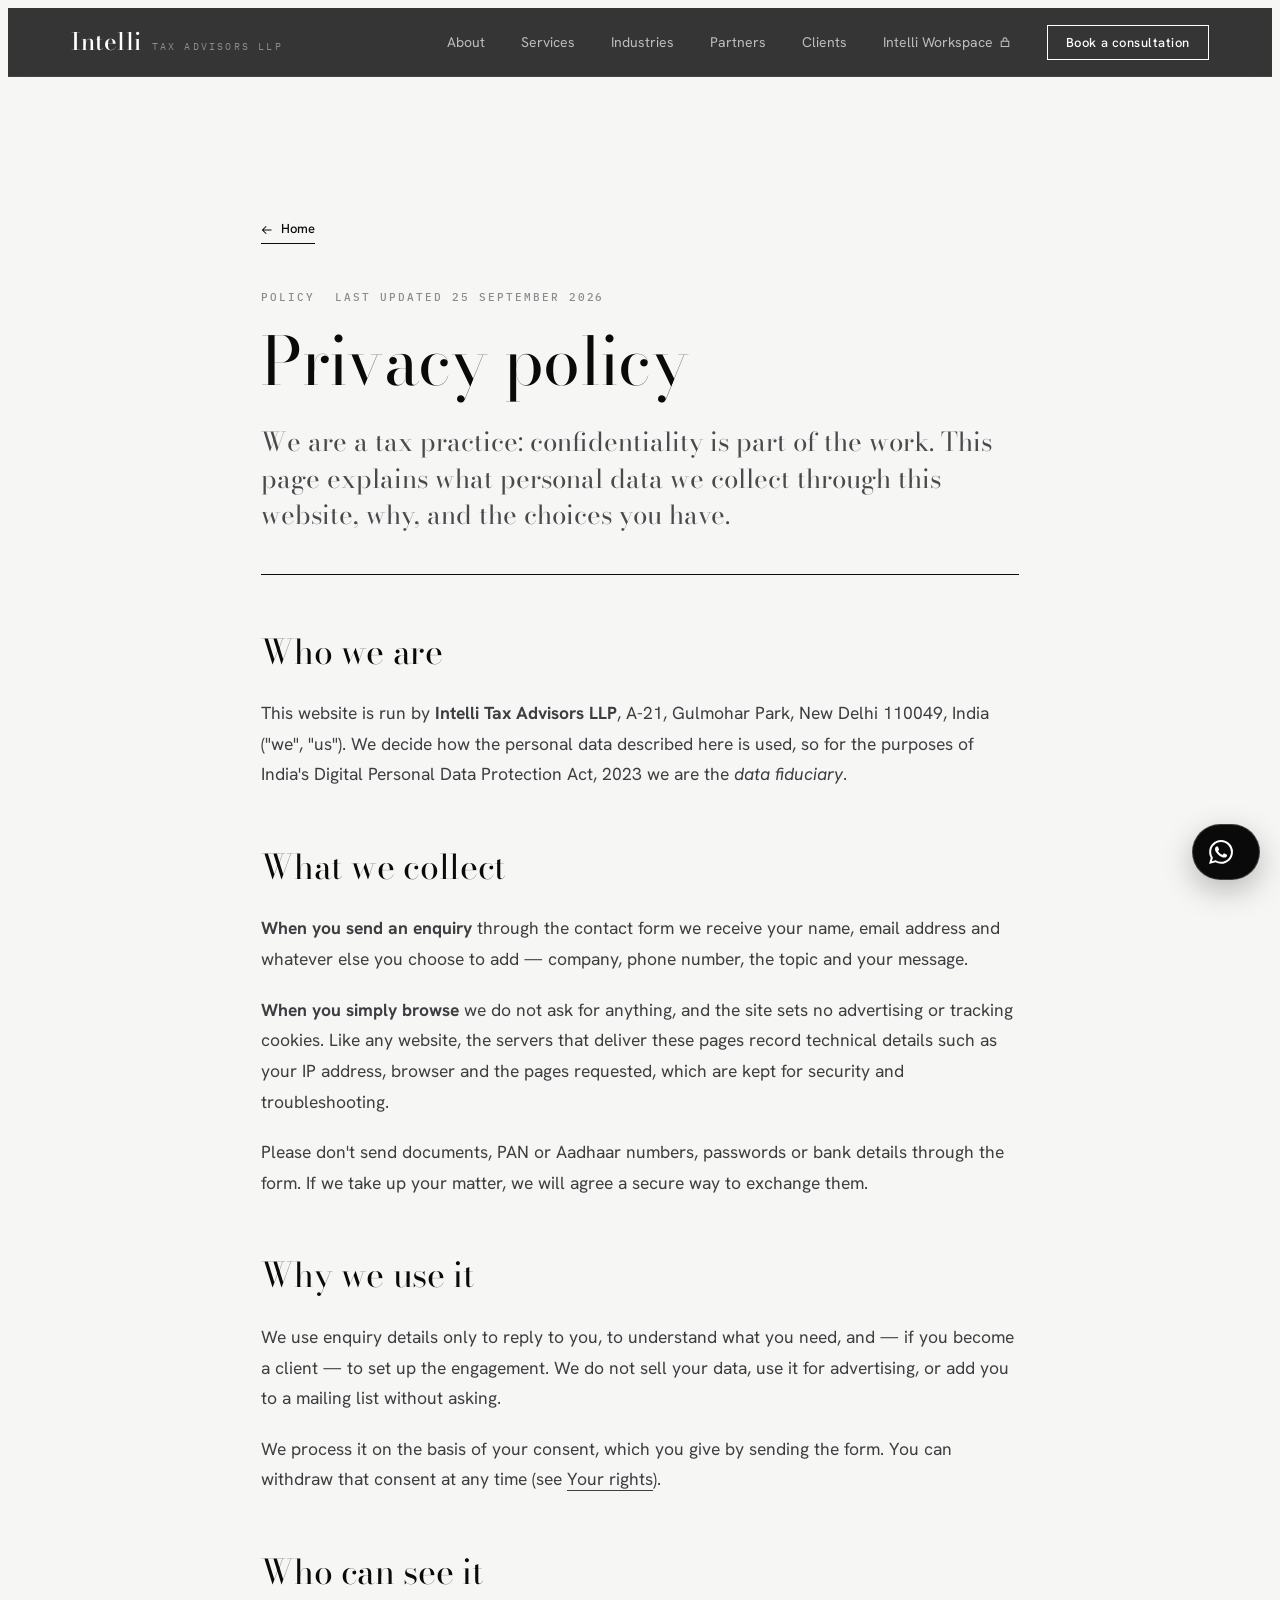
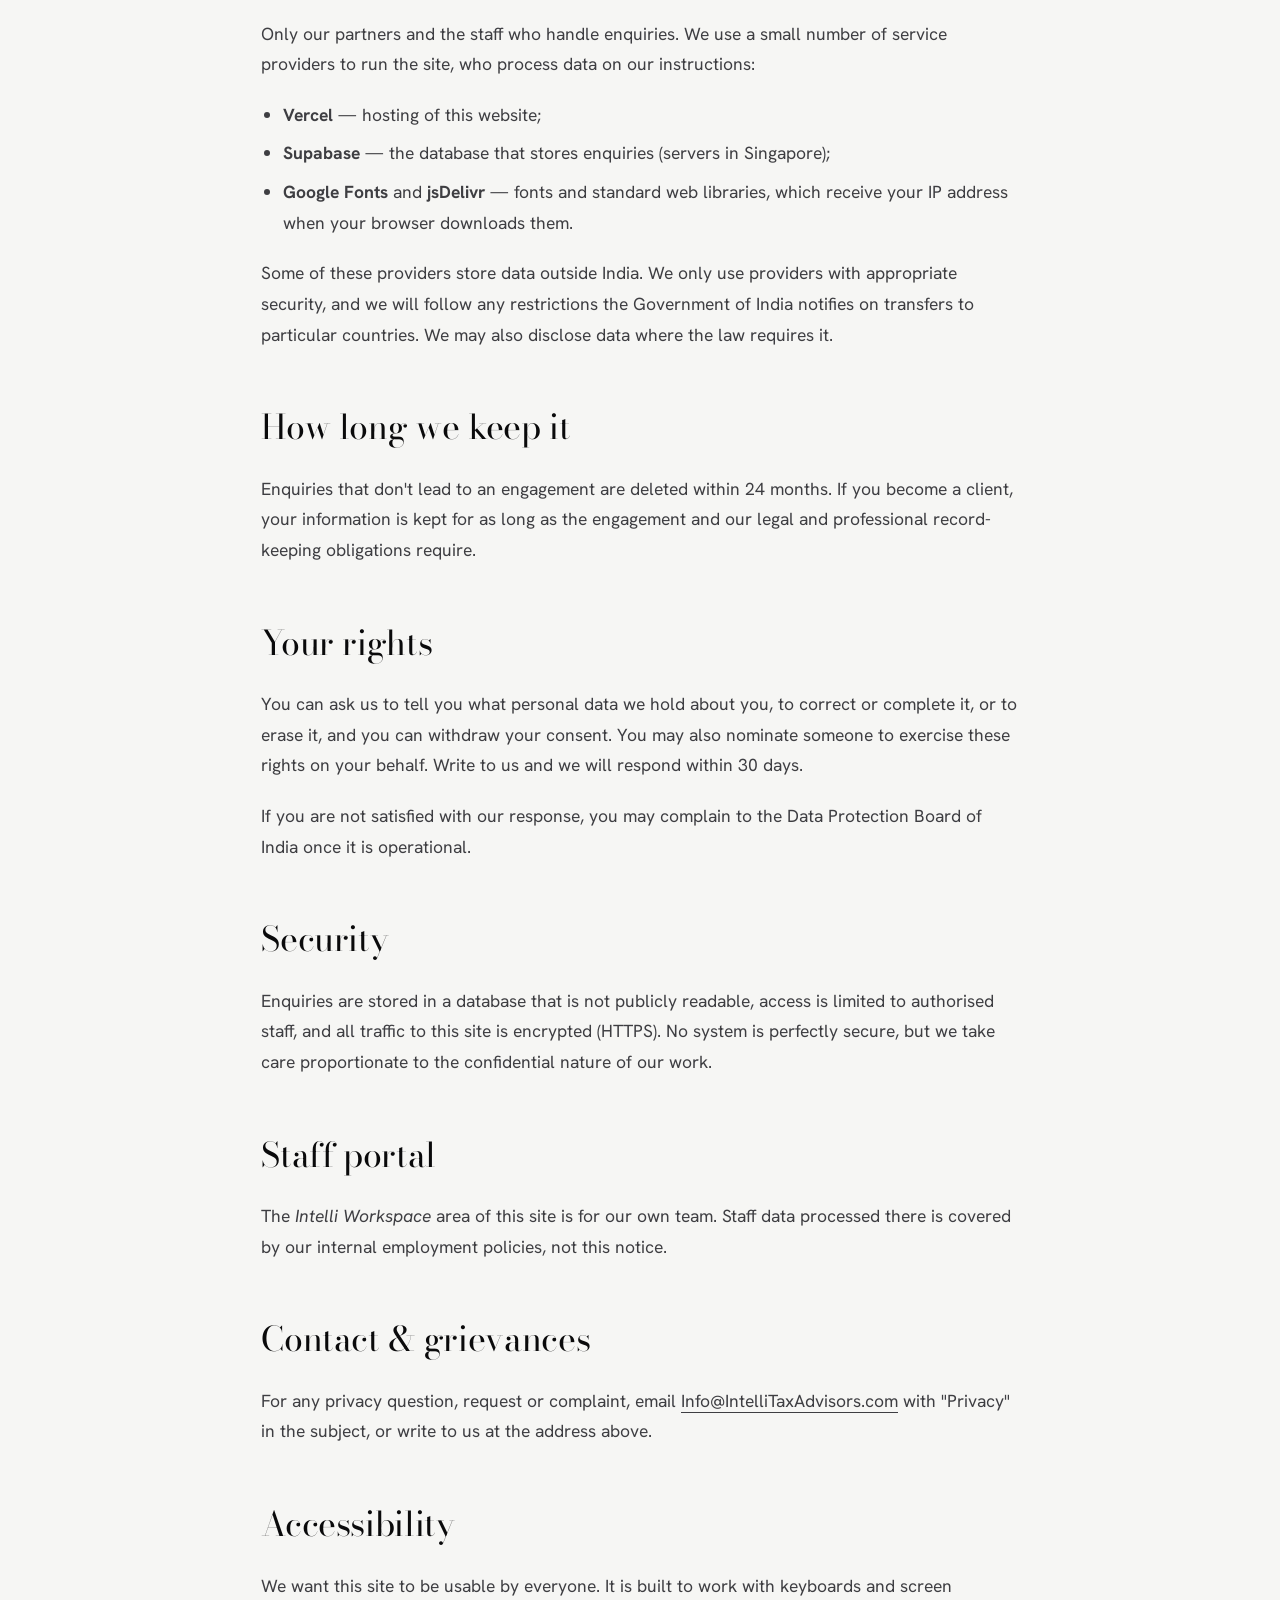
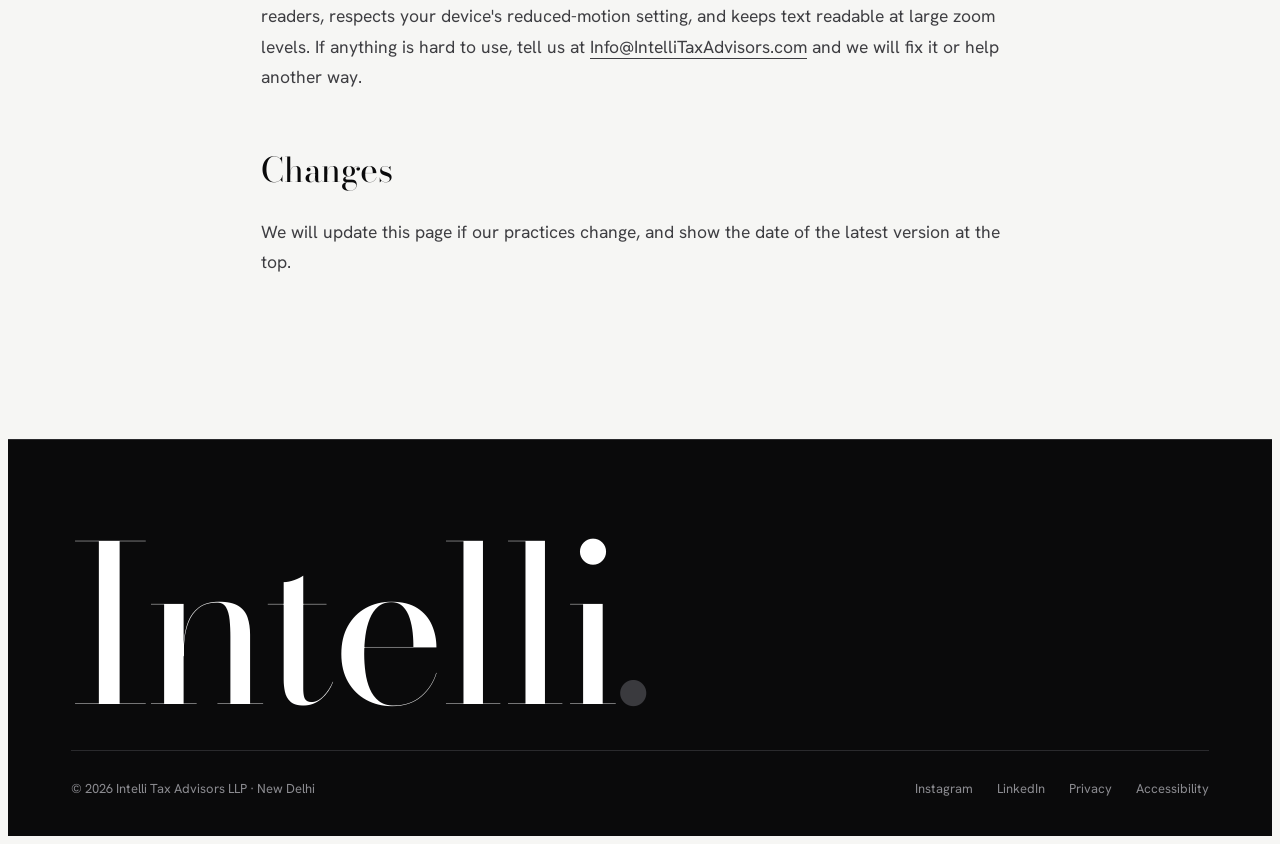
<file: privacy.html>
<!doctype html>
<html lang="en">
<head>
<meta charset="utf-8">
<meta name="viewport" content="width=device-width, initial-scale=1, viewport-fit=cover">
<meta name="description" content="How Intelli Tax Advisors LLP collects, uses and protects the personal data you share with us.">
<title>Privacy policy · Intelli Tax Advisors</title>
<link rel="canonical" href="https://intellitaxadvisors.com/privacy.html">
<link rel="icon" href="assets/img/brand/favicon.svg" type="image/svg+xml">
<link rel="icon" href="assets/img/brand/favicon-32.png" sizes="32x32" type="image/png">
<link rel="apple-touch-icon" href="assets/img/brand/apple-touch-icon.png">
<meta name="theme-color" content="#0A0A0B">
<meta property="og:type" content="website">
<meta property="og:site_name" content="Intelli Tax Advisors">
<meta property="og:title" content="Privacy policy · Intelli Tax Advisors">
<meta property="og:description" content="How Intelli Tax Advisors LLP collects, uses and protects the personal data you share with us.">
<meta property="og:url" content="https://intellitaxadvisors.com/privacy.html">
<meta property="og:image" content="https://intellitaxadvisors.com/assets/img/brand/og-image.png">
<meta name="twitter:card" content="summary_large_image">
<link rel="preconnect" href="https://fonts.googleapis.com">
<link rel="preconnect" href="https://fonts.gstatic.com" crossorigin>
<link rel="stylesheet" href="https://fonts.googleapis.com/css2?family=Bodoni+Moda:ital,opsz,wght@0,6..96,400;0,6..96,500;1,6..96,400;1,6..96,500&family=Hanken+Grotesk:wght@300;400;500;600&family=IBM+Plex+Mono:wght@400;500&display=swap">
<link rel="stylesheet" href="assets/css/styles.css">
</head>
<body>

<header class="top">
  <div class="wrap">
    <a class="brand" href="index.html" aria-label="Intelli Tax Advisors — home"><b>Intelli</b><span>Tax Advisors LLP</span></a>
    <nav class="nav" id="nav">
      <a href="index.html#about">About</a>
      <a href="index.html#services">Services</a>
      <a href="index.html#industries">Industries</a>
      <a href="index.html#partners">Partners</a>
      <a href="index.html#clients">Clients</a>
      <a class="nav-ws" href="/workspace/" title="Staff sign-in">Intelli Workspace <svg viewBox="0 0 16 16" fill="none" stroke="currentColor" stroke-width="1.4" aria-hidden="true"><rect x="3" y="7" width="10" height="7"/><path d="M5.5 7V5a2.5 2.5 0 0 1 5 0v2"/></svg></a>
      <a class="btn btn-ghost" href="index.html#contact">Book a consultation</a>
    </nav>
    <button class="menu-btn" id="menuBtn" aria-label="Open menu" aria-expanded="false" aria-controls="nav"><i></i></button>
  </div>
</header>

<main id="top">
  <section class="band article">
    <div class="wrap">
      <a class="back" href="index.html"><svg width="12" height="12" viewBox="0 0 16 16" fill="none" stroke="currentColor" stroke-width="1.4"><path d="M14 8H2M7 3L2 8l5 5"/></svg> Home</a>
      <article>
        <div class="meta"><span class="eyebrow">Policy</span><span class="eyebrow">Last updated 25 September 2026</span></div>
        <h1>Privacy policy</h1>
        <p class="excerpt">We are a tax practice: confidentiality is part of the work. This page explains what personal data we collect through this website, why, and the choices you have.</p>
        <div class="content">
          <h2>Who we are</h2>
          <p>This website is run by <strong>Intelli Tax Advisors LLP</strong>, A-21, Gulmohar Park, New Delhi 110049, India ("we", "us"). We decide how the personal data described here is used, so for the purposes of India's Digital Personal Data Protection Act, 2023 we are the <em>data fiduciary</em>.</p>

          <h2>What we collect</h2>
          <p><strong>When you send an enquiry</strong> through the contact form we receive your name, email address and whatever else you choose to add — company, phone number, the topic and your message.</p>
          <p><strong>When you simply browse</strong> we do not ask for anything, and the site sets no advertising or tracking cookies. Like any website, the servers that deliver these pages record technical details such as your IP address, browser and the pages requested, which are kept for security and troubleshooting.</p>
          <p>Please don't send documents, PAN or Aadhaar numbers, passwords or bank details through the form. If we take up your matter, we will agree a secure way to exchange them.</p>

          <h2>Why we use it</h2>
          <p>We use enquiry details only to reply to you, to understand what you need, and — if you become a client — to set up the engagement. We do not sell your data, use it for advertising, or add you to a mailing list without asking.</p>
          <p>We process it on the basis of your consent, which you give by sending the form. You can withdraw that consent at any time (see <a href="#rights">Your rights</a>).</p>

          <h2>Who can see it</h2>
          <p>Only our partners and the staff who handle enquiries. We use a small number of service providers to run the site, who process data on our instructions:</p>
          <ul>
            <li><strong>Vercel</strong> — hosting of this website;</li>
            <li><strong>Supabase</strong> — the database that stores enquiries (servers in Singapore);</li>
            <li><strong>Google Fonts</strong> and <strong>jsDelivr</strong> — fonts and standard web libraries, which receive your IP address when your browser downloads them.</li>
          </ul>
          <p>Some of these providers store data outside India. We only use providers with appropriate security, and we will follow any restrictions the Government of India notifies on transfers to particular countries. We may also disclose data where the law requires it.</p>

          <h2>How long we keep it</h2>
          <p>Enquiries that don't lead to an engagement are deleted within 24 months. If you become a client, your information is kept for as long as the engagement and our legal and professional record-keeping obligations require.</p>

          <h2 id="rights">Your rights</h2>
          <p>You can ask us to tell you what personal data we hold about you, to correct or complete it, or to erase it, and you can withdraw your consent. You may also nominate someone to exercise these rights on your behalf. Write to us and we will respond within 30 days.</p>
          <p>If you are not satisfied with our response, you may complain to the Data Protection Board of India once it is operational.</p>

          <h2>Security</h2>
          <p>Enquiries are stored in a database that is not publicly readable, access is limited to authorised staff, and all traffic to this site is encrypted (HTTPS). No system is perfectly secure, but we take care proportionate to the confidential nature of our work.</p>

          <h2>Staff portal</h2>
          <p>The <em>Intelli Workspace</em> area of this site is for our own team. Staff data processed there is covered by our internal employment policies, not this notice.</p>

          <h2>Contact &amp; grievances</h2>
          <p>For any privacy question, request or complaint, email <a href="mailto:Info@IntelliTaxAdvisors.com">Info@IntelliTaxAdvisors.com</a> with "Privacy" in the subject, or write to us at the address above.</p>

          <h2 id="accessibility">Accessibility</h2>
          <p>We want this site to be usable by everyone. It is built to work with keyboards and screen readers, respects your device's reduced-motion setting, and keeps text readable at large zoom levels. If anything is hard to use, tell us at <a href="mailto:Info@IntelliTaxAdvisors.com">Info@IntelliTaxAdvisors.com</a> and we will fix it or help another way.</p>

          <h2>Changes</h2>
          <p>We will update this page if our practices change, and show the date of the latest version at the top.</p>
        </div>
      </article>
    </div>
  </section>
</main>

<footer class="foot">
  <div class="wrap">
    <p class="wordmark" aria-hidden="true">Intelli<em>.</em></p>
    <div class="foot-row">
      <span>© 2026 Intelli Tax Advisors LLP · New Delhi</span>
      <nav>
        <a href="https://www.instagram.com/intellitaxadvisors" target="_blank" rel="noopener">Instagram</a>
        <a href="https://www.linkedin.com/search/results/all/?keywords=Intelli%20Tax%20Advisors" target="_blank" rel="noopener">LinkedIn</a>
        <a href="privacy.html">Privacy</a>
        <a href="privacy.html#accessibility">Accessibility</a>
      </nav>
    </div>
  </div>
</footer>

<a class="wa-float" id="waFloat" href="https://wa.me/919999794546?text=Hello%20Intelli%20Tax%20Advisors%2C%20I%27d%20like%20to%20discuss%20" target="_blank" rel="noopener" aria-label="Chat with us on WhatsApp"><svg viewBox="0 0 24 24" aria-hidden="true"><path fill="currentColor" d="M17.472 14.382c-.297-.149-1.758-.867-2.03-.967-.273-.099-.471-.148-.67.15-.197.297-.767.966-.94 1.164-.173.199-.347.223-.644.075-.297-.15-1.255-.463-2.39-1.475-.883-.788-1.48-1.761-1.653-2.059-.173-.297-.018-.458.13-.606.134-.133.298-.347.446-.52.149-.174.198-.298.298-.497.099-.198.05-.371-.025-.52-.075-.149-.669-1.612-.916-2.207-.242-.579-.487-.5-.669-.51-.173-.008-.371-.01-.57-.01-.198 0-.52.074-.792.372-.272.297-1.04 1.016-1.04 2.479 0 1.462 1.065 2.875 1.213 3.074.149.198 2.096 3.2 5.077 4.487.709.306 1.262.489 1.694.625.712.227 1.36.195 1.871.118.571-.085 1.758-.719 2.006-1.413.248-.694.248-1.289.173-1.413-.074-.124-.272-.198-.57-.347m-5.421 7.403h-.004a9.87 9.87 0 01-5.031-1.378l-.361-.214-3.741.982.998-3.648-.235-.374a9.86 9.86 0 01-1.51-5.26c.001-5.45 4.436-9.884 9.888-9.884 2.64 0 5.122 1.03 6.988 2.898a9.825 9.825 0 012.893 6.994c-.003 5.45-4.437 9.884-9.885 9.884m8.413-18.297A11.815 11.815 0 0012.05 0C5.495 0 .16 5.335.157 11.892c0 2.096.547 4.142 1.588 5.945L.057 24l6.305-1.654a11.882 11.882 0 005.683 1.448h.005c6.554 0 11.89-5.335 11.893-11.893a11.821 11.821 0 00-3.48-8.413z"/></svg><span>WhatsApp us</span></a>

<script>
(function(){
  const nav = document.getElementById('nav'), mb = document.getElementById('menuBtn');
  mb.addEventListener('click', () => { const o = nav.classList.toggle('open'); mb.setAttribute('aria-expanded', o); });
})();
</script>
</body>
</html>
</file>
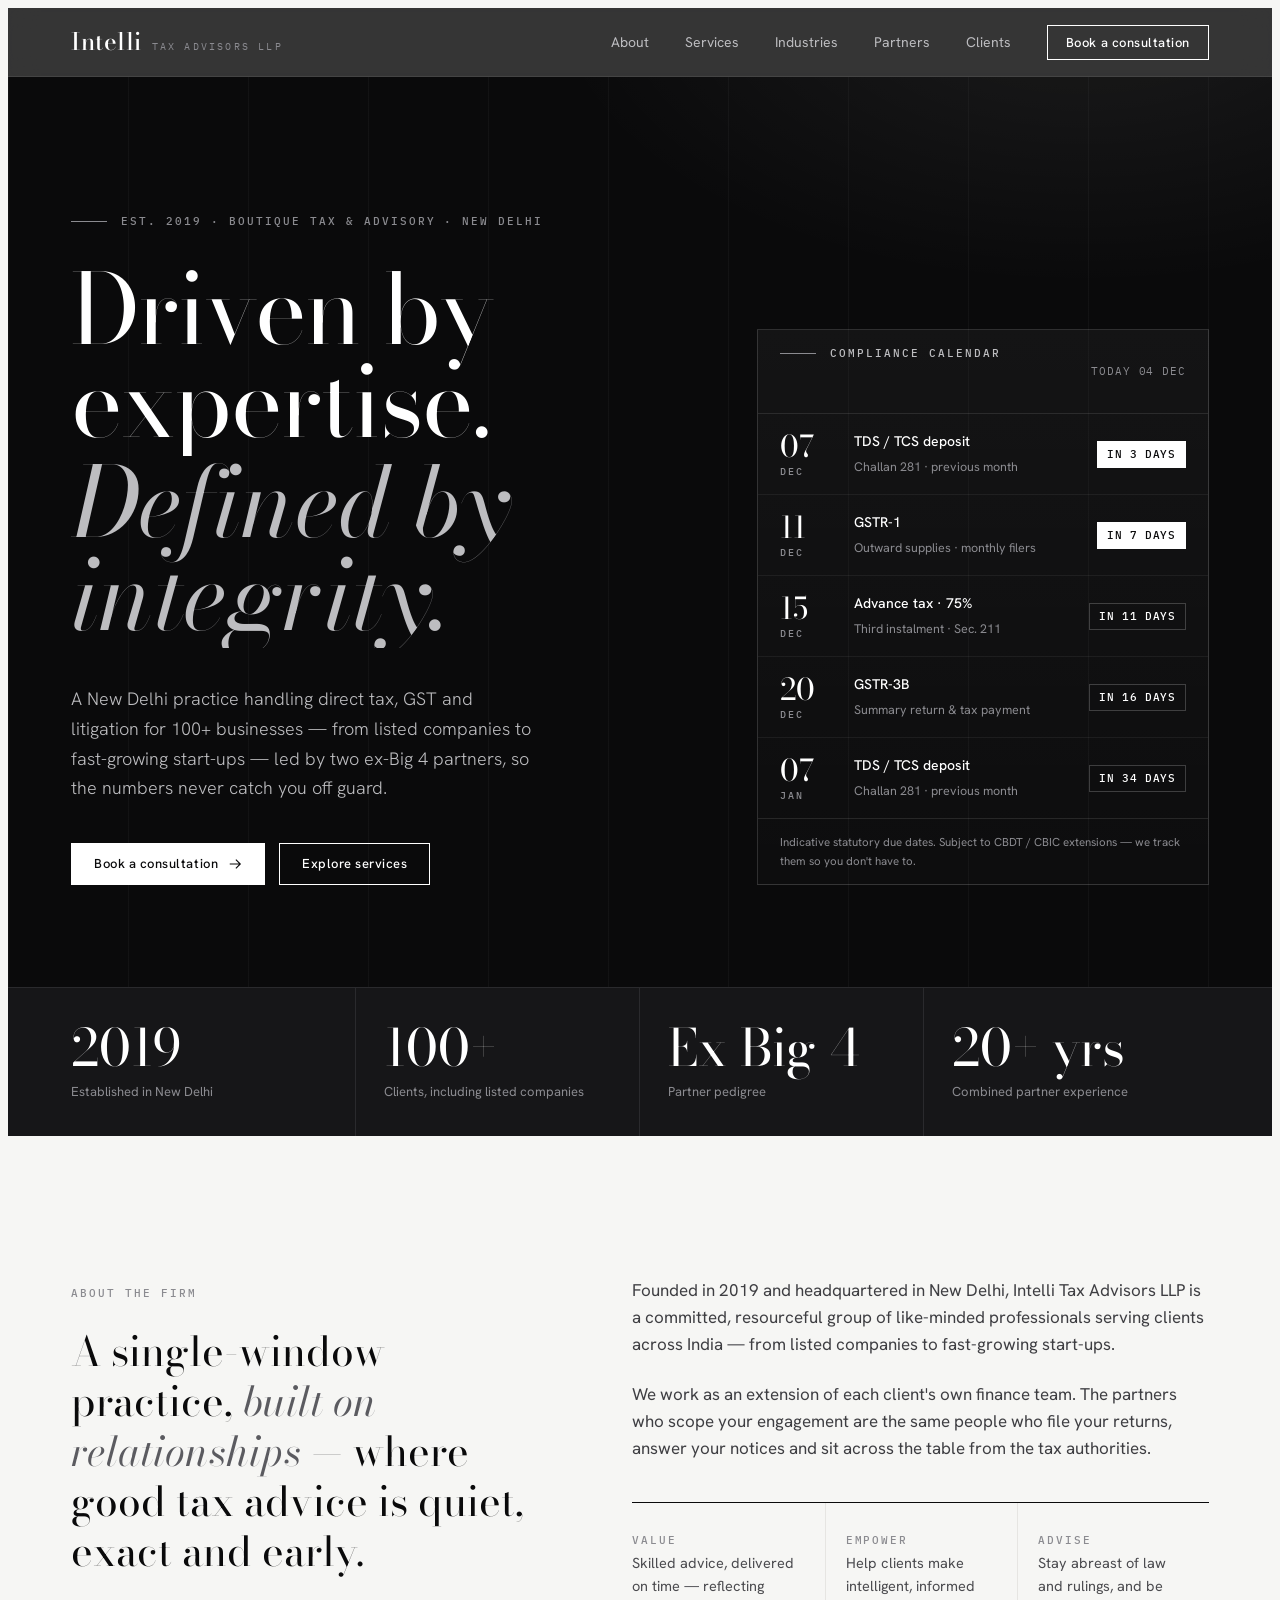
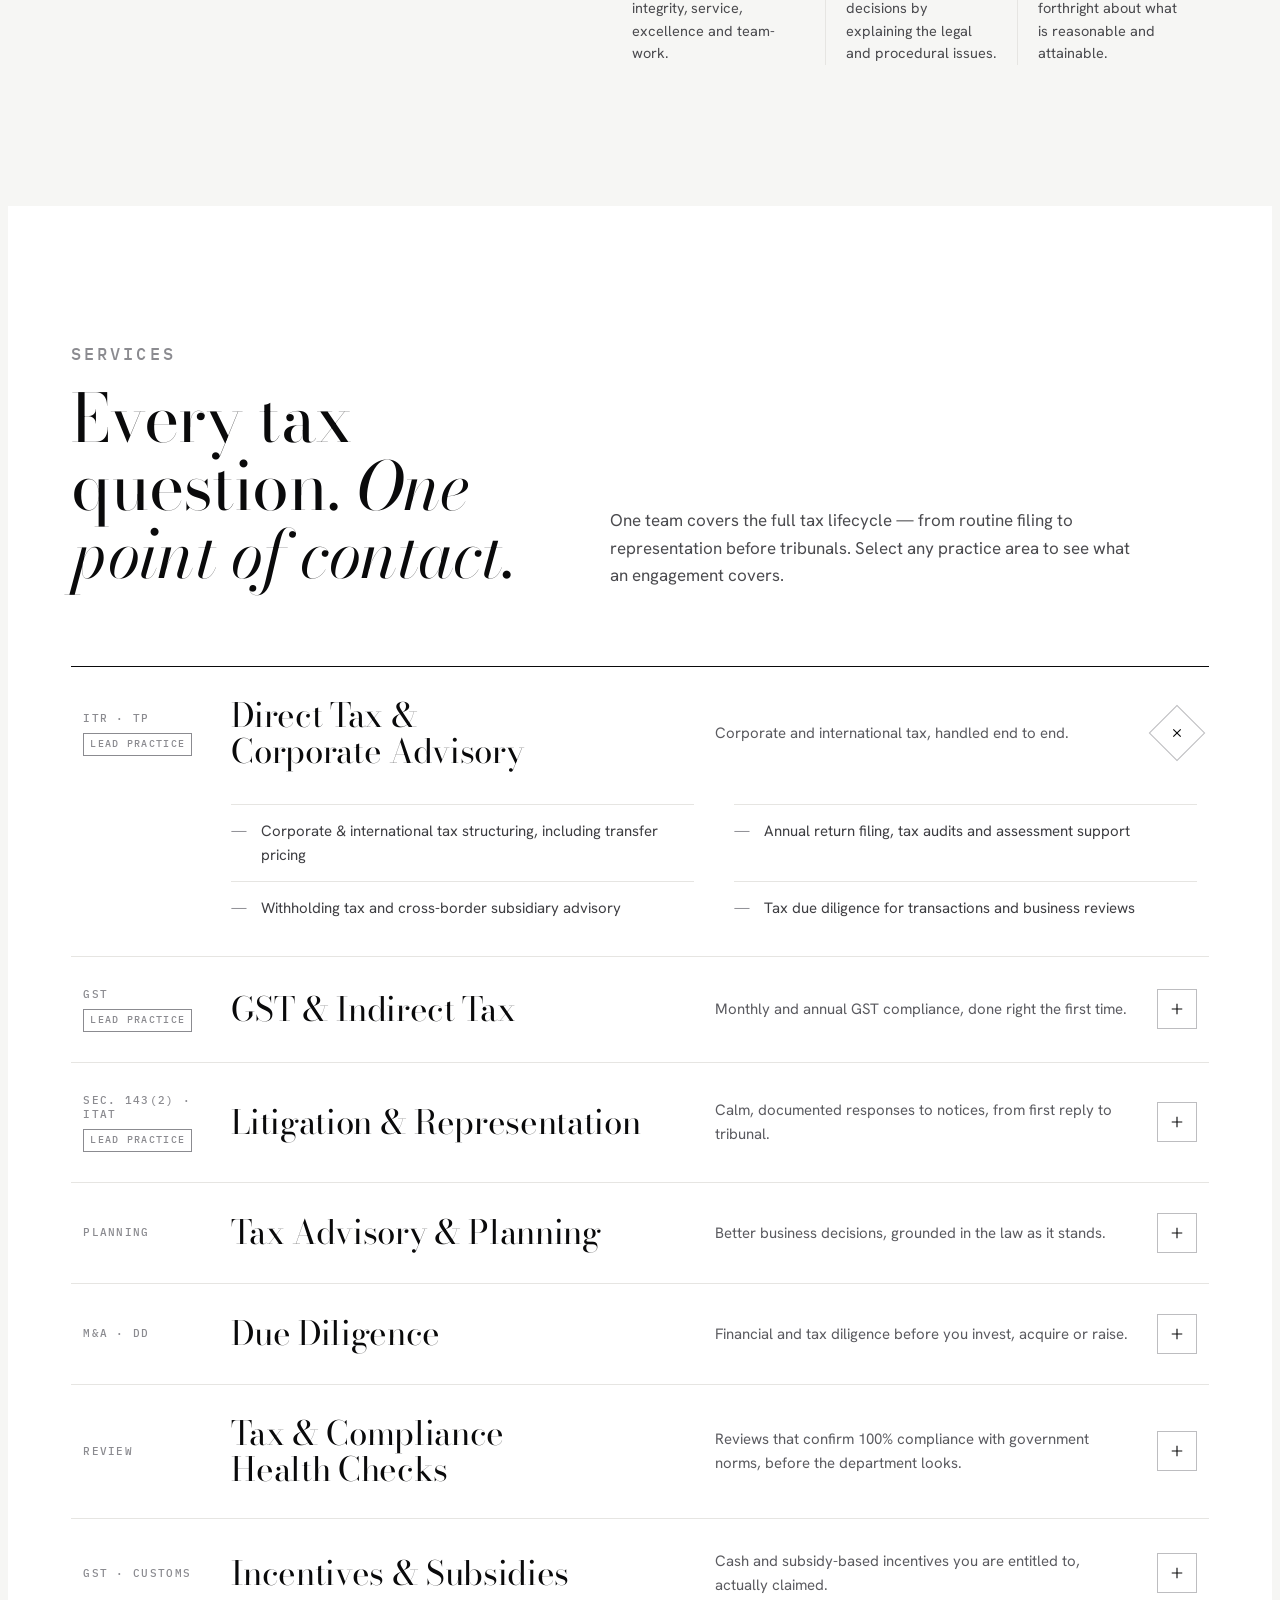
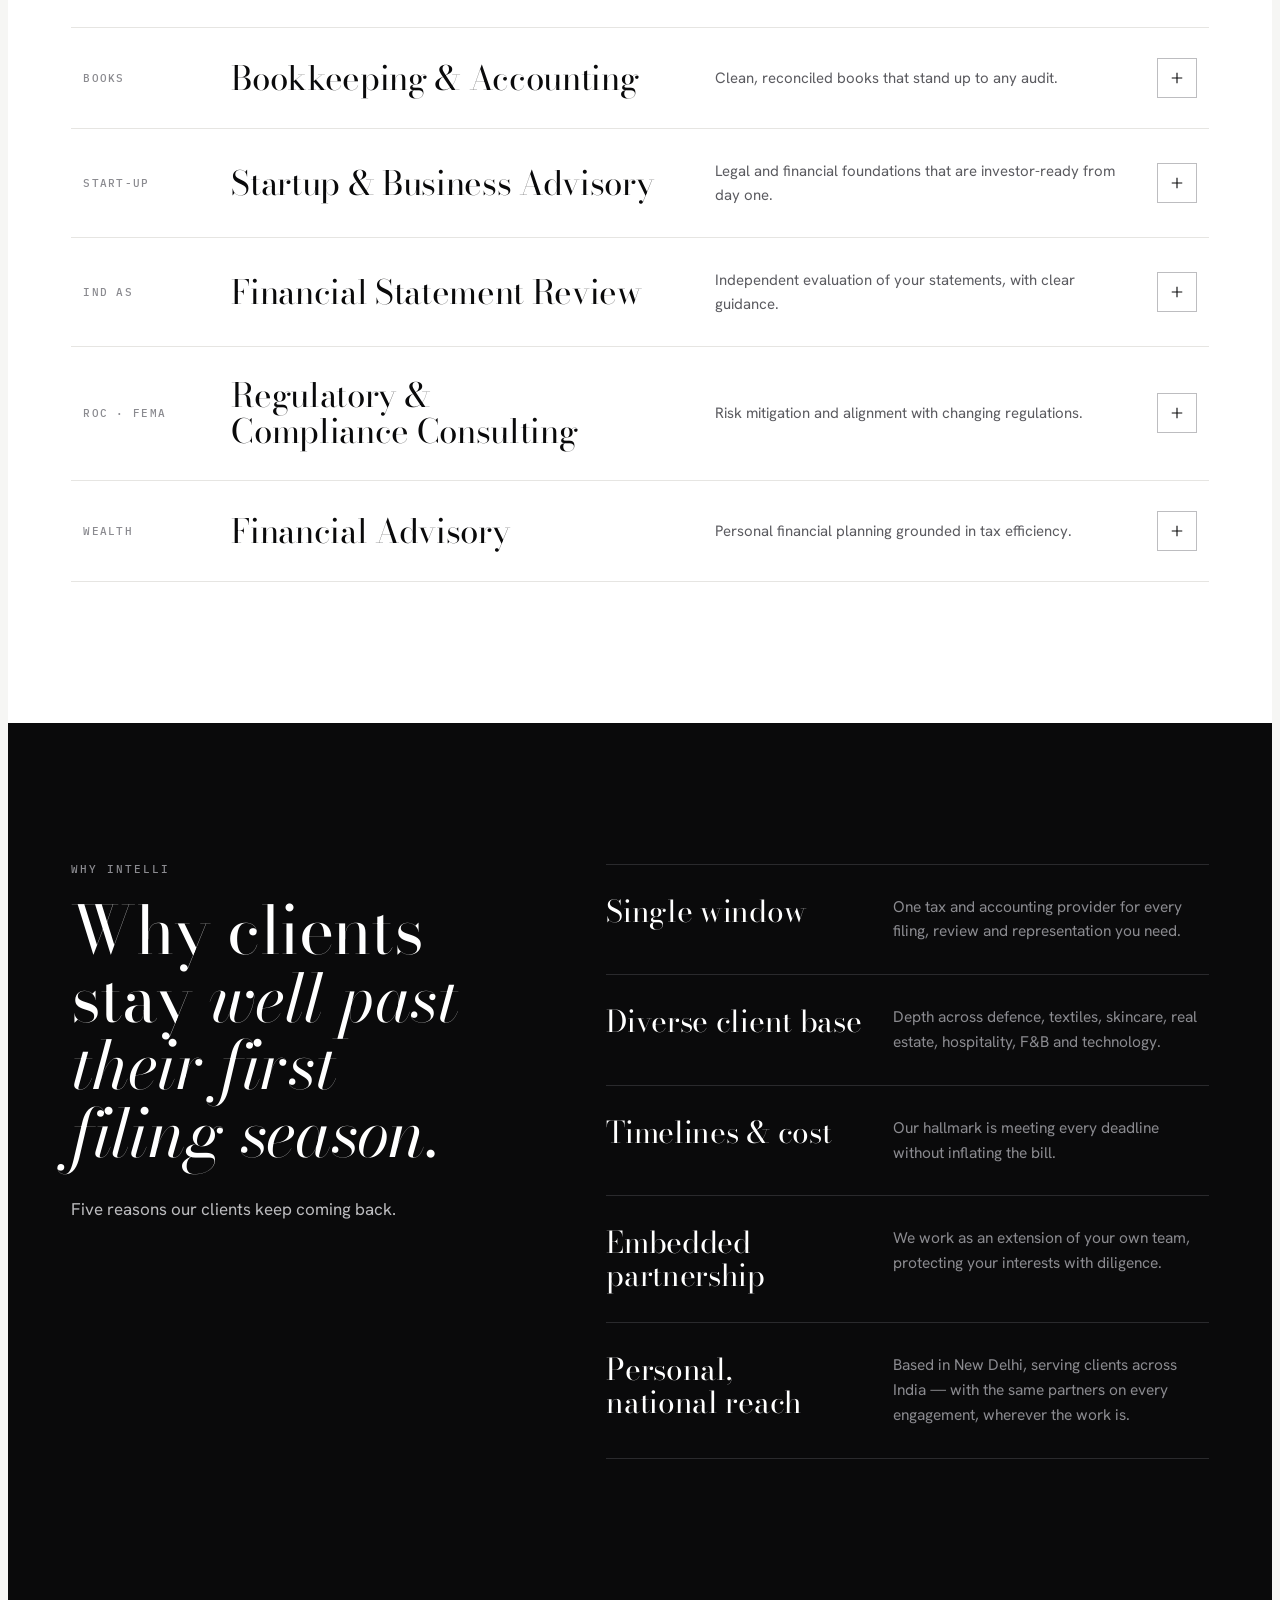
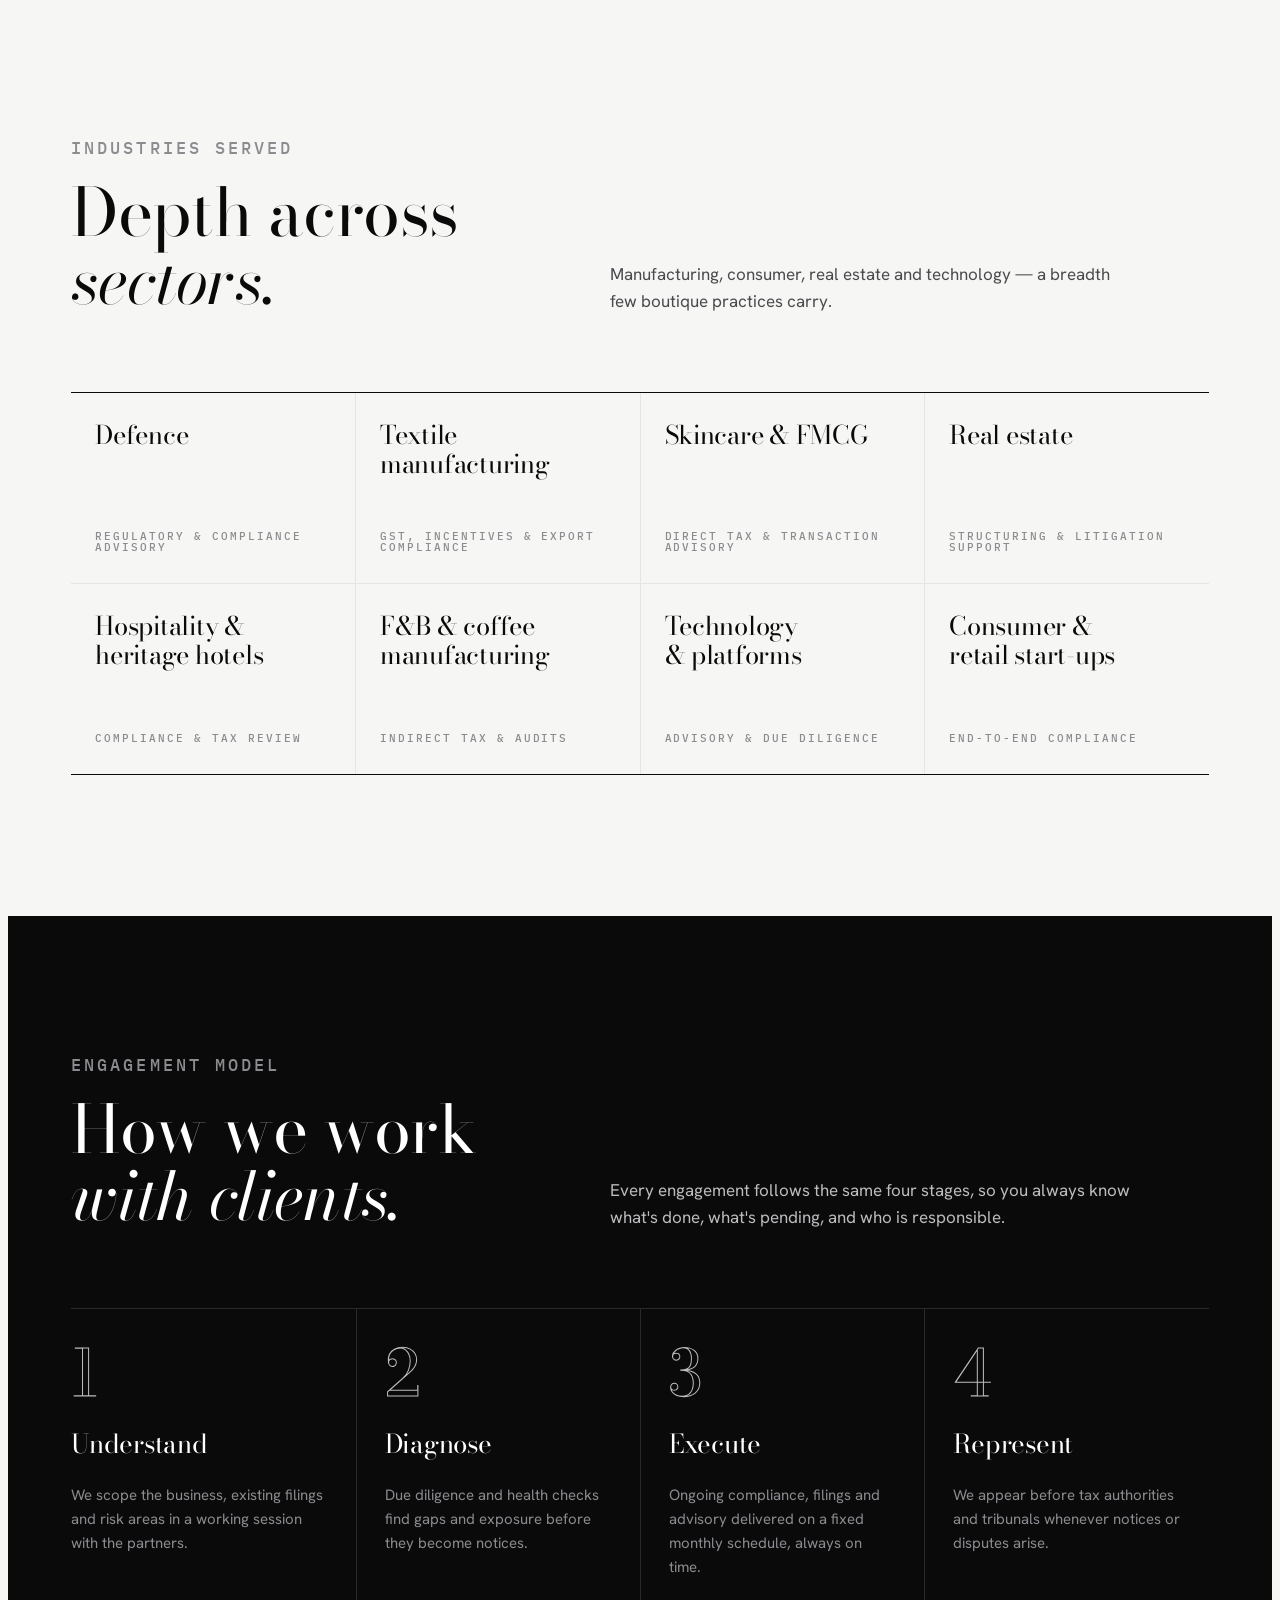
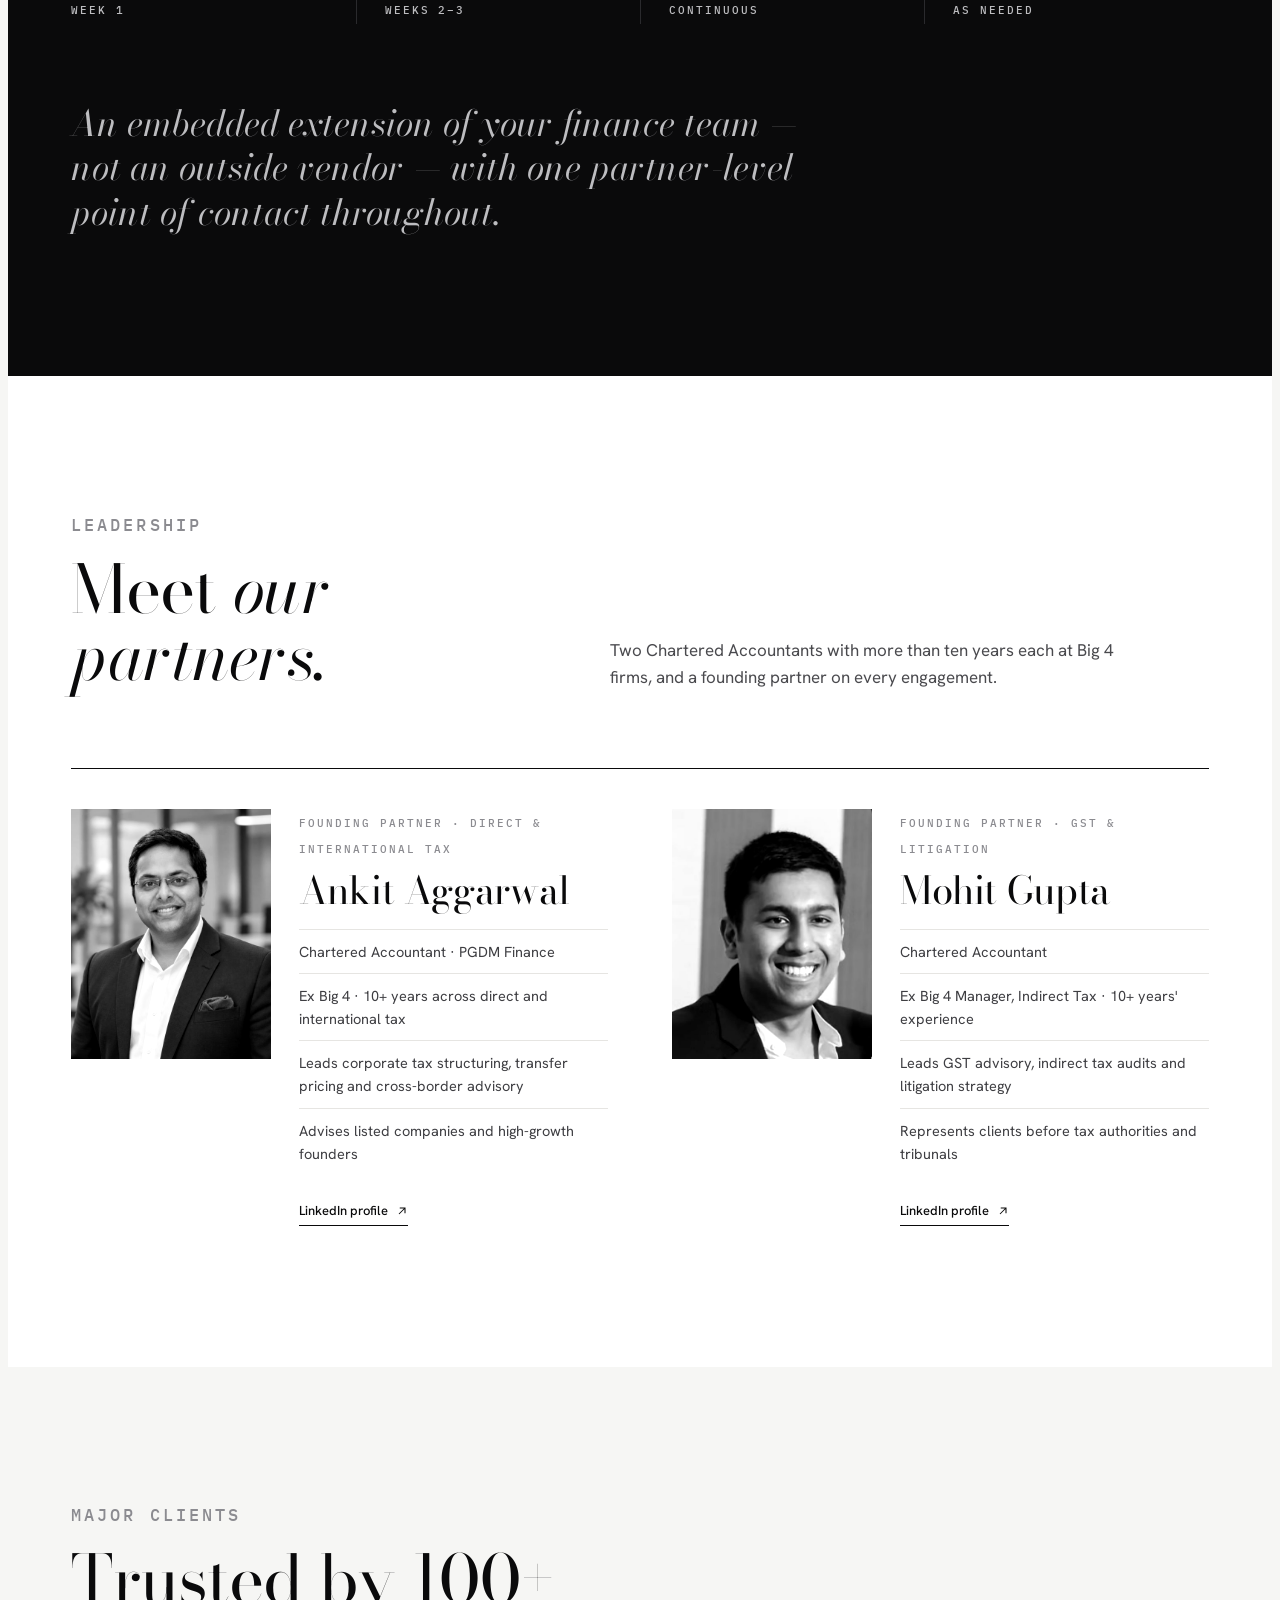
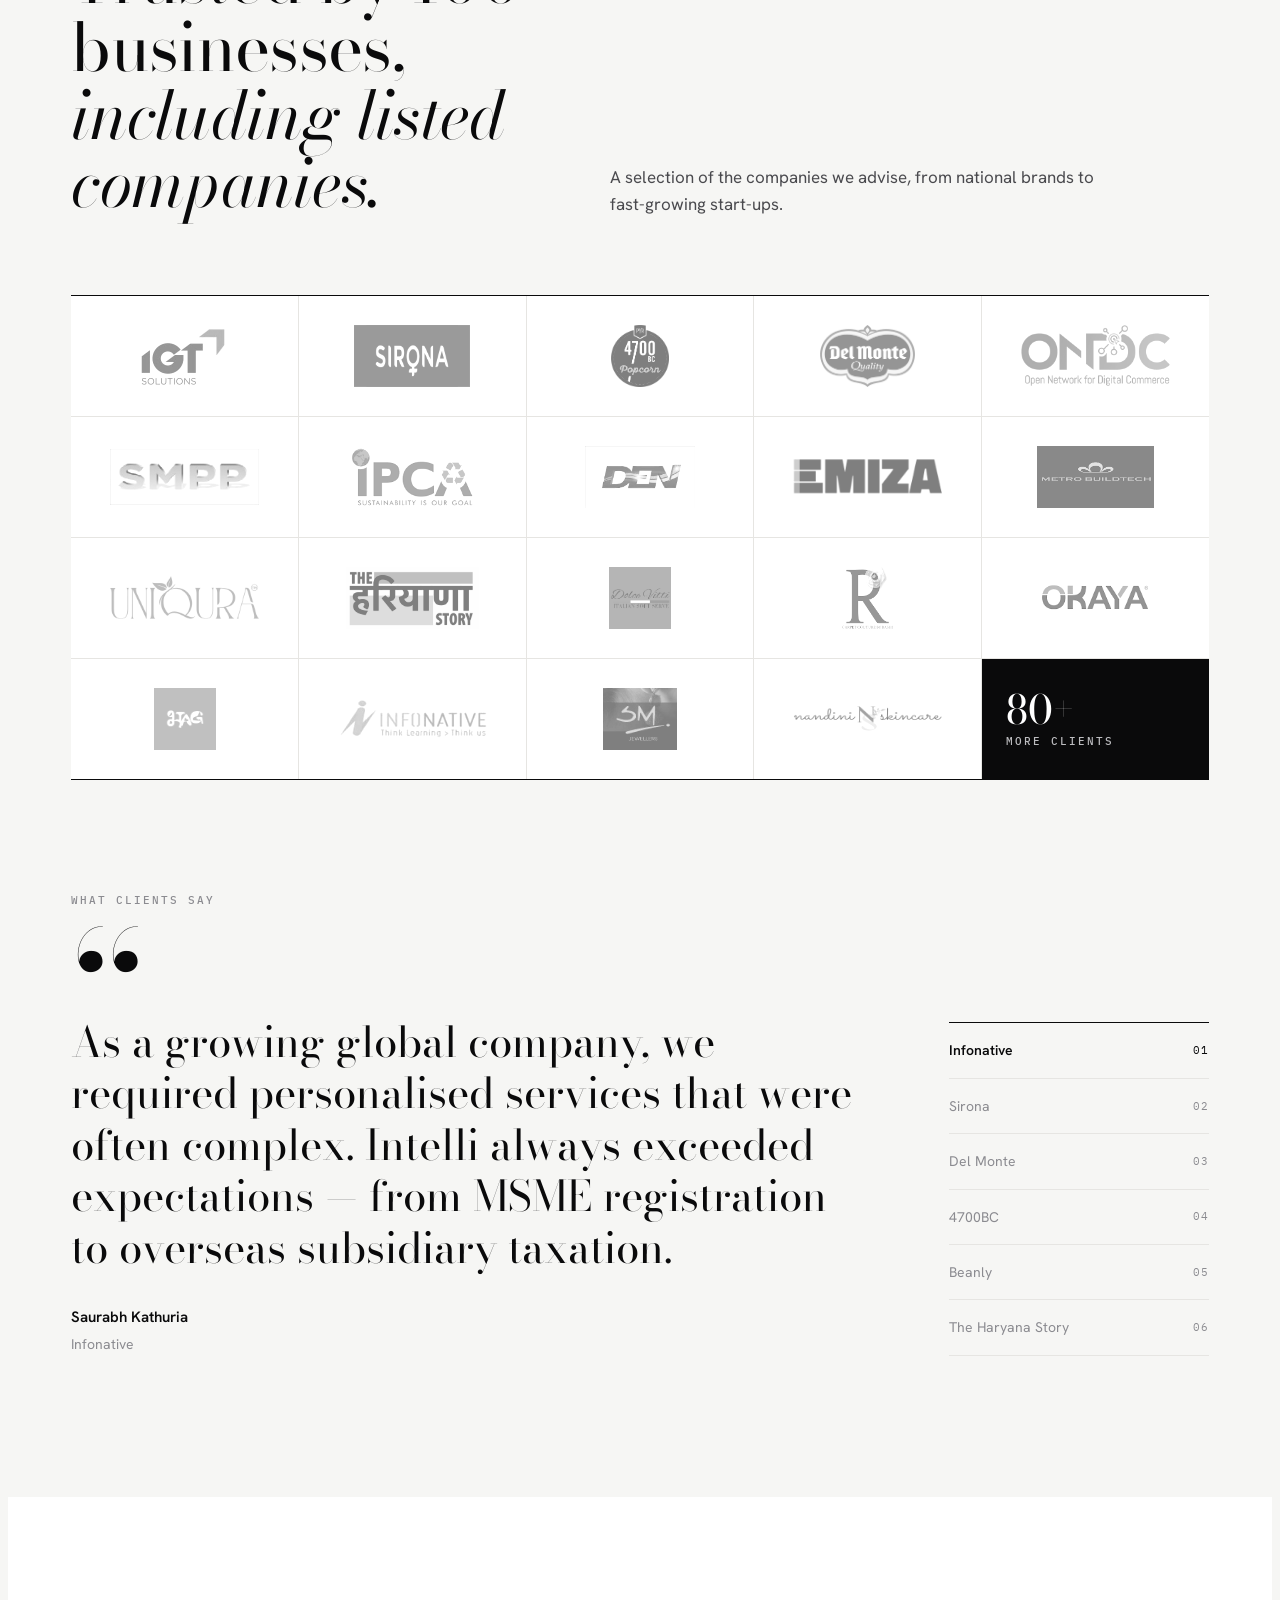
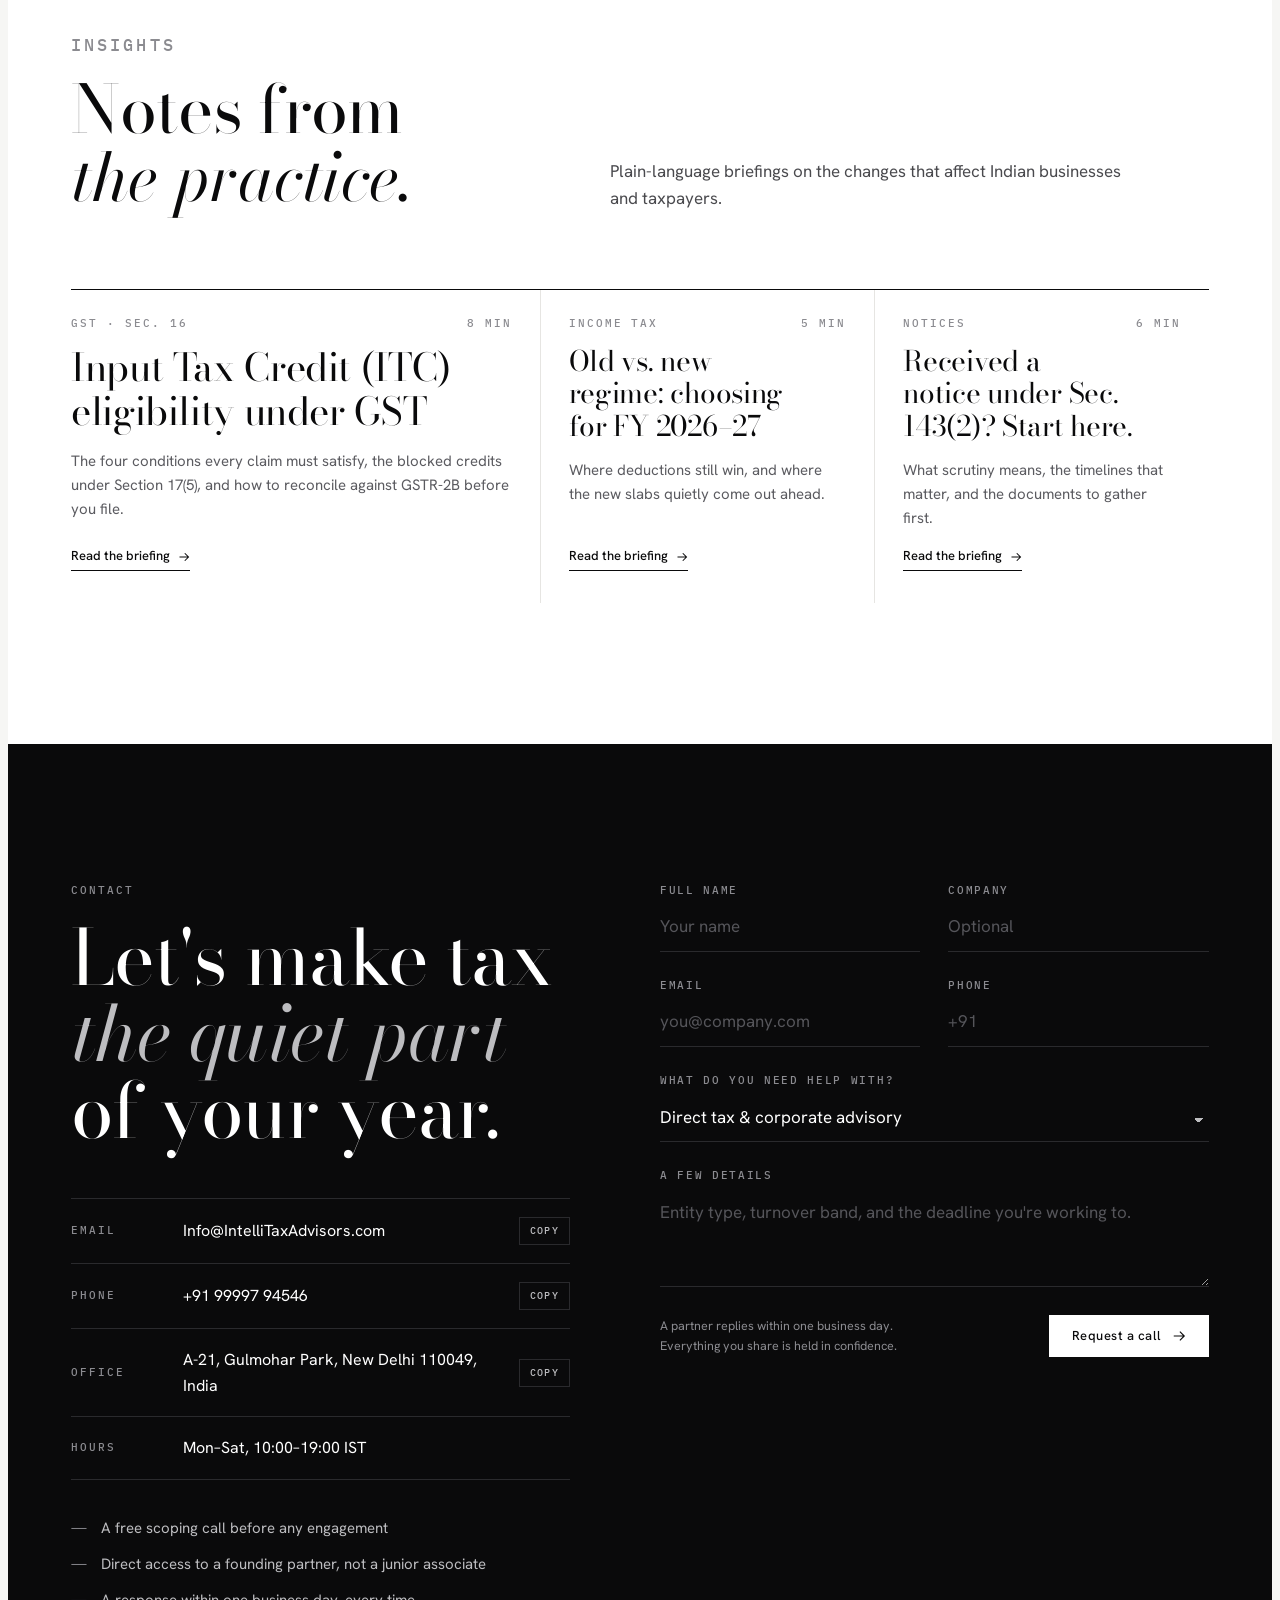
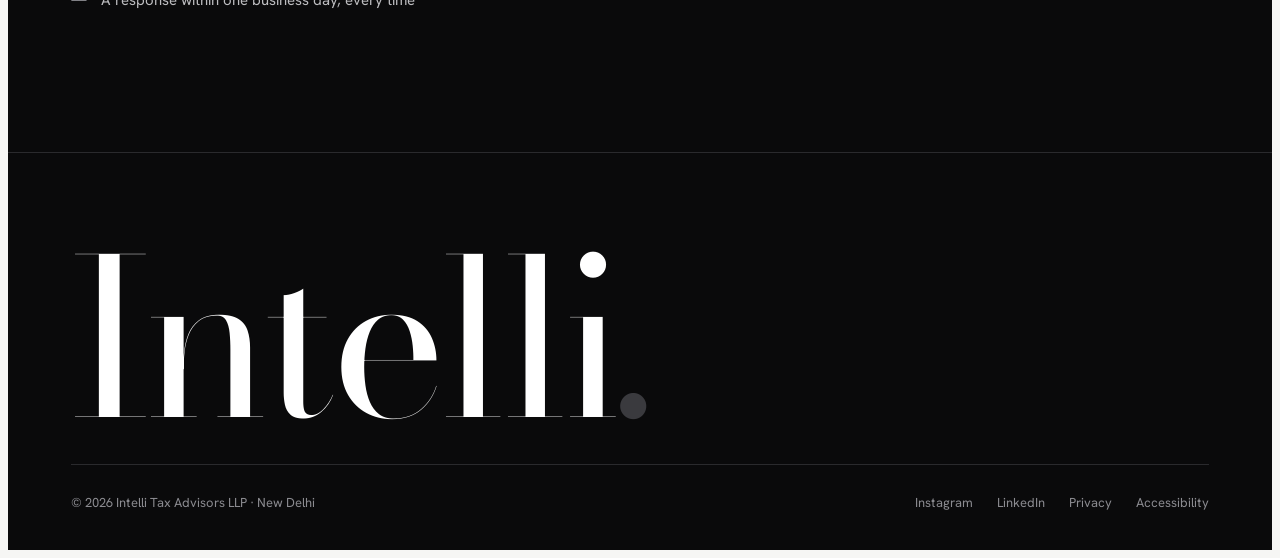
<file: reference/original-index.html>
<!doctype html>
<html lang="en">
<head>
<meta charset="utf-8">
<meta name="viewport" content="width=device-width, initial-scale=1, viewport-fit=cover">
<meta name="description" content="Intelli Tax Advisors LLP — a New Delhi tax practice for direct tax, GST, litigation and advisory, led by two ex-Big 4 partners.">
<title>Intelli Tax Advisors</title>
<link rel="preconnect" href="https://fonts.googleapis.com">
<link rel="preconnect" href="https://fonts.gstatic.com" crossorigin>
<link rel="stylesheet" href="https://fonts.googleapis.com/css2?family=Bodoni+Moda:ital,opsz,wght@0,6..96,400;0,6..96,500;1,6..96,400;1,6..96,500&family=Hanken+Grotesk:wght@300;400;500;600&family=IBM+Plex+Mono:wght@400;500&display=swap">
<style>
  /* Deliberately monochrome, single-look design: black & white bands, painted explicitly. */
  :root{
    color-scheme: light;
    --ink:#0A0A0B;
    --graphite:#161618;
    --smoke:#2A2A2D;
    --ash:#8B8B90;
    --fog:#BDBDC0;
    --mist:#E6E5E2;
    --paper:#F6F6F4;
    --white:#FFFFFF;
    --serif:"Bodoni Moda", "Didot", "Bodoni 72", Georgia, serif;
    --sans:"Hanken Grotesk", "Helvetica Neue", Arial, sans-serif;
    --mono:"IBM Plex Mono", ui-monospace, "SF Mono", Menlo, monospace;
    --gutter:clamp(16px, 4vw, 56px);
    --max:1240px;
  }
  *{box-sizing:border-box}
  html{scroll-behavior:smooth}
  body{background:var(--paper);color:var(--ink);font:400 16px/1.6 var(--sans);-webkit-font-smoothing:antialiased;overflow-x:hidden}
  a{color:inherit;text-decoration:none}
  button{font:inherit;color:inherit;background:none;border:0;cursor:pointer}
  :focus-visible{outline:1px solid currentColor;outline-offset:4px}
  .wrap{max-width:var(--max);margin-inline:auto;padding-inline:var(--gutter)}
  .eyebrow{font:500 11px/1 var(--mono);letter-spacing:.18em;text-transform:uppercase}
  h1,h2,h3{font-family:var(--serif);font-weight:400;text-wrap:balance;margin:0;letter-spacing:-.01em}
  em{font-style:italic}

  /* ---------- Header ---------- */
  .top{position:sticky;top:env(safe-area-inset-top,0px);z-index:50;background:rgba(10,10,11,.82);backdrop-filter:blur(14px) saturate(120%);-webkit-backdrop-filter:blur(14px);color:var(--white);border-bottom:1px solid rgba(255,255,255,.08)}
  .top .wrap{display:flex;align-items:center;justify-content:space-between;height:68px;gap:24px}
  .brand{display:flex;align-items:baseline;gap:10px}
  .brand b{font:500 24px/1 var(--serif);letter-spacing:.02em}
  .brand span{font:400 10px/1 var(--mono);letter-spacing:.22em;text-transform:uppercase;color:var(--ash)}
  .nav{display:flex;align-items:center;gap:36px;font-size:14px}
  .nav a{color:var(--fog);transition:color .2s}
  .nav a:hover{color:var(--white)}
  .btn{display:inline-flex;align-items:center;gap:10px;padding:13px 22px;font:500 13px/1 var(--sans);letter-spacing:.04em;border:1px solid currentColor;transition:background .25s,color .25s}
  .btn-light{background:var(--white);color:var(--ink);border-color:var(--white)}
  .btn-light:hover{background:transparent;color:var(--white)}
  .btn-ghost:hover{background:var(--white);color:var(--ink)}
  .btn-dark{background:var(--ink);color:var(--white);border-color:var(--ink)}
  .btn-dark:hover{background:transparent;color:var(--ink)}
  .btn svg{width:14px;height:14px}
  .nav .btn{color:var(--white);padding:10px 18px}
  .menu-btn{display:none;width:40px;height:40px;align-items:center;justify-content:center}
  .menu-btn i{display:block;width:20px;height:1px;background:var(--white);box-shadow:0 6px 0 var(--white)}
  @media (max-width:860px){
    .nav{display:none;position:absolute;top:68px;left:0;right:0;flex-direction:column;align-items:flex-start;gap:22px;padding:28px var(--gutter) 32px;background:var(--ink);border-bottom:1px solid var(--smoke);font-size:18px}
    .nav.open{display:flex}
    .menu-btn{display:inline-flex}
  }

  /* ---------- Hero ---------- */
  .hero{background:var(--ink);color:var(--white);position:relative;overflow:hidden}
  .hero::before{content:"";position:absolute;inset:0;background:
      radial-gradient(900px 500px at 85% -10%, rgba(255,255,255,.07), transparent 60%),
      repeating-linear-gradient(90deg, rgba(255,255,255,.035) 0 1px, transparent 1px 120px);pointer-events:none}
  .hero .wrap{position:relative;display:grid;grid-template-columns:minmax(0,1.35fr) minmax(0,1fr);gap:clamp(40px,6vw,96px);padding-block:clamp(64px,10vw,128px) clamp(56px,8vw,104px);align-items:end}
  .hero .eyebrow{color:var(--ash);display:flex;align-items:center;gap:14px;margin-bottom:36px}
  .hero .eyebrow::before{content:"";width:36px;height:1px;background:var(--ash)}
  .hero h1{font-size:clamp(48px,7.6vw,112px);line-height:.96;font-weight:400}
  .hero h1 .line{display:block;overflow:hidden;padding-bottom:.06em}
  .hero h1 .line > span{display:inline-block;animation:rise 1.1s cubic-bezier(.2,.7,.1,1) both}
  .hero h1 .line:nth-child(2) > span{animation-delay:.12s}
  .hero h1 em{color:var(--fog)}
  @keyframes rise{from{transform:translateY(40%)}to{transform:none}}
  .hero .lede{max-width:46ch;margin:36px 0 0;color:var(--fog);font-size:18px;font-weight:300;line-height:1.65}
  .hero .ctas{display:flex;flex-wrap:wrap;gap:14px;margin-top:40px}

  /* Compliance calendar panel */
  .ledger{border:1px solid rgba(255,255,255,.14);background:linear-gradient(180deg,rgba(255,255,255,.04),rgba(255,255,255,.01))}
  .ledger header{display:flex;justify-content:space-between;align-items:center;padding:18px 22px;border-bottom:1px solid rgba(255,255,255,.1)}
  .ledger header .eyebrow{color:var(--fog)}
  .ledger header .today{font:400 11px/1 var(--mono);color:var(--ash);letter-spacing:.08em}
  .ledger ol{list-style:none;margin:0;padding:0}
  .ledger li{display:grid;grid-template-columns:58px 1fr auto;gap:16px;align-items:center;padding:16px 22px;border-bottom:1px solid rgba(255,255,255,.06)}
  .ledger li:last-child{border-bottom:0}
  .ledger .d{font:400 30px/1 var(--serif);text-align:left}
  .ledger .d small{display:block;font:500 10px/1 var(--mono);letter-spacing:.16em;color:var(--ash);margin-top:6px}
  .ledger .what b{display:block;font-weight:500;font-size:14px}
  .ledger .what span{font-size:12.5px;color:var(--ash)}
  .ledger .in{font:500 11px/1 var(--mono);letter-spacing:.06em;padding:7px 9px;border:1px solid rgba(255,255,255,.2);white-space:nowrap;font-variant-numeric:tabular-nums}
  .ledger li.soon .in{background:var(--white);color:var(--ink);border-color:var(--white)}
  .ledger footer{padding:14px 22px;font-size:11.5px;color:var(--ash);border-top:1px solid rgba(255,255,255,.1)}
  @media (max-width:960px){.hero .wrap{grid-template-columns:1fr;align-items:start}}

  /* ---------- Figures strip ---------- */
  .figures{background:var(--graphite);color:var(--white);border-top:1px solid var(--smoke)}
  .figures .wrap{display:grid;grid-template-columns:repeat(4,1fr)}
  .fig{padding:34px 28px 34px 0;border-right:1px solid var(--smoke);display:flex;flex-direction:column;gap:8px}
  .fig + .fig{padding-left:28px}
  .fig:last-child{border-right:0}
  .fig strong{font:400 clamp(36px,4vw,52px)/1 var(--serif);font-variant-numeric:lining-nums}
  .fig span{font-size:13px;color:var(--ash)}
  @media (max-width:760px){
    .figures .wrap{grid-template-columns:1fr 1fr}
    .fig{padding:26px 16px 26px 0!important}
    .fig:nth-child(2n){border-right:0;padding-left:16px!important}
    .fig:nth-child(-n+2){border-bottom:1px solid var(--smoke)}
  }

  /* ---------- Section scaffolding ---------- */
  section.band{padding-block:clamp(80px,11vw,152px)}
  .head{display:grid;grid-template-columns:minmax(0,1fr) minmax(0,1.2fr);gap:40px;align-items:end;margin-bottom:clamp(48px,6vw,80px)}
  .head .eyebrow{color:var(--ash);margin-bottom:22px}
  .head h2{font-size:clamp(38px,5.2vw,72px);line-height:1.02}
  .head p{margin:0;max-width:52ch;color:#4A4A4E;font-size:17px}
  @media (max-width:860px){.head{grid-template-columns:1fr;gap:24px}}

  /* ---------- About ---------- */
  .about{background:var(--paper)}
  .about-grid{display:grid;grid-template-columns:minmax(0,.9fr) minmax(0,1.1fr);gap:clamp(40px,7vw,120px)}
  .about .statement{font:400 clamp(28px,3.2vw,42px)/1.22 var(--serif);margin:0;text-wrap:pretty}
  .about .statement em{color:#5B5B60}
  .about .body{display:flex;flex-direction:column;gap:22px;color:#3E3E42;font-size:17px;max-width:60ch}
  .about .body p{margin:0}
  .partners{display:grid;grid-template-columns:1fr 1fr;border-top:1px solid var(--ink);margin-top:18px}
  .partner{padding:22px 20px 0 0;display:flex;flex-direction:column;gap:6px}
  .partner + .partner{padding-left:20px;border-left:1px solid var(--mist)}
  .partner .eyebrow{color:var(--ash)}
  .partner b{font:500 22px/1.2 var(--serif)}
  .partner span{font-size:14px;color:#5B5B60}
  @media (max-width:860px){.about-grid{grid-template-columns:1fr}}

  /* ---------- Services index ---------- */
  .services{background:var(--white)}
  .svc-list{border-top:1px solid var(--ink)}
  .svc{border-bottom:1px solid var(--mist)}
  .svc > button{width:100%;display:grid;grid-template-columns:120px minmax(0,1.1fr) minmax(0,1fr) 40px;gap:28px;align-items:center;text-align:left;padding:30px 12px;transition:background .3s,color .3s,padding .3s}
  .svc .code{font:500 11px/1.3 var(--mono);letter-spacing:.12em;color:var(--ash);text-transform:uppercase}
  .svc h3{font-size:clamp(24px,2.6vw,34px);line-height:1.1}
  .svc .short{font-size:15px;color:#5B5B60}
  .svc .plus{width:40px;height:40px;border:1px solid var(--fog);display:grid;place-items:center;transition:transform .35s,border-color .3s}
  .svc .plus svg{width:14px;height:14px}
  .svc > button:hover{background:var(--ink);color:var(--white);padding-inline:28px}
  .svc > button:hover .short{color:var(--fog)}
  .svc > button:hover .plus{border-color:var(--white)}
  .svc.open > button .plus{transform:rotate(45deg)}
  .svc .detail{display:grid;grid-template-rows:0fr;transition:grid-template-rows .45s cubic-bezier(.2,.7,.1,1)}
  .svc.open .detail{grid-template-rows:1fr}
  .svc .detail > div{overflow:hidden}
  .svc .detail ul{list-style:none;margin:0;padding:4px 12px 36px calc(120px + 28px + 12px);display:grid;grid-template-columns:repeat(2,minmax(0,1fr));gap:14px 40px}
  .svc .detail li{display:flex;gap:14px;font-size:15px;color:#3E3E42;padding-top:14px;border-top:1px solid var(--mist)}
  .svc .detail li::before{content:"—";color:var(--ash)}
  @media (max-width:860px){
    .svc > button{grid-template-columns:minmax(0,1fr) 40px;gap:10px 16px;padding:24px 4px}
    .svc .code{grid-column:1/-1}
    .svc .short{grid-column:1/-1;grid-row:3}
    .svc .plus{grid-column:2;grid-row:2}
    .svc > button:hover{padding-inline:12px}
    .svc .detail ul{padding:0 4px 28px;grid-template-columns:1fr}
  }

  /* ---------- Method ---------- */
  .method{background:var(--ink);color:var(--white)}
  .method .head p{color:var(--fog)}
  .method .head .eyebrow{color:var(--ash)}
  .steps{display:grid;grid-template-columns:repeat(4,minmax(0,1fr));border-top:1px solid var(--smoke)}
  .step{padding:32px 28px 8px 0;display:flex;flex-direction:column;gap:18px}
  .step + .step{padding-left:28px;border-left:1px solid var(--smoke)}
  .step .n{font:400 64px/1 var(--serif);color:transparent;-webkit-text-stroke:1px var(--fog)}
  .step h3{font-size:26px}
  .step p{margin:0;color:var(--ash);font-size:15px}
  @media (max-width:960px){.steps{grid-template-columns:1fr 1fr}.step:nth-child(3){padding-left:0;border-left:0}.step:nth-child(n+3){border-top:1px solid var(--smoke);margin-top:24px}}
  @media (max-width:560px){.steps{grid-template-columns:1fr}.step{padding-left:0!important;border-left:0!important}.step + .step{border-top:1px solid var(--smoke);margin-top:24px}}

  /* ---------- Testimonials ---------- */
  .voices{background:var(--paper)}
  .voice-stage{display:grid;grid-template-columns:minmax(0,1fr) 260px;gap:clamp(32px,6vw,96px);align-items:end}
  .quote-mark{font:400 180px/.6 var(--serif);height:70px;color:var(--ink);display:block}
  blockquote{margin:0}
  blockquote p{font:400 clamp(26px,3.3vw,44px)/1.22 var(--serif);margin:0;text-wrap:pretty;min-height:3.7em}
  blockquote footer{margin-top:32px;display:flex;flex-direction:column;gap:4px}
  blockquote footer b{font-weight:600;font-size:15px}
  blockquote footer span{font-size:14px;color:var(--ash)}
  .voice-nav{display:flex;flex-direction:column;border-top:1px solid var(--ink)}
  .voice-nav button{display:flex;justify-content:space-between;align-items:center;padding:16px 0;border-bottom:1px solid var(--mist);text-align:left;font-size:14px;color:var(--ash);transition:color .2s}
  .voice-nav button span:last-child{font:400 11px/1 var(--mono);letter-spacing:.1em}
  .voice-nav button[aria-selected="true"]{color:var(--ink);font-weight:600}
  .voice-nav button:hover{color:var(--ink)}
  .fade{animation:fade .6s ease both}
  @keyframes fade{from{opacity:.15;transform:translateY(6px)}to{opacity:1;transform:none}}
  @media (max-width:860px){.voice-stage{grid-template-columns:1fr}blockquote p{min-height:0}}

  /* ---------- Insights ---------- */
  .insights{background:var(--white)}
  .posts{display:grid;grid-template-columns:1.4fr 1fr 1fr;gap:0;border-top:1px solid var(--ink)}
  .post{padding:28px 28px 32px 0;display:flex;flex-direction:column;gap:16px;min-height:280px;transition:background .3s,color .3s}
  .post + .post{padding-left:28px;border-left:1px solid var(--mist)}
  .post .meta{display:flex;justify-content:space-between;gap:12px;color:var(--ash)}
  .post h3{font-size:clamp(24px,2.2vw,30px);line-height:1.15}
  .post:first-child h3{font-size:clamp(28px,3vw,40px)}
  .post p{margin:0;color:#5B5B60;font-size:15px}
  .post .read{margin-top:auto;font-size:13px;font-weight:500;display:inline-flex;gap:8px;align-items:center;border-bottom:1px solid currentColor;align-self:flex-start;padding-bottom:3px}
  .post:hover{background:var(--ink);color:var(--white);padding-left:28px;padding-right:28px}
  .post:hover p{color:var(--fog)}
  @media (max-width:960px){.posts{grid-template-columns:1fr}.post{padding-left:0!important;border-left:0!important;min-height:0}.post + .post{border-top:1px solid var(--mist)}.post:hover{padding-left:16px!important}}

  /* ---------- Contact ---------- */
  .contact{background:var(--ink);color:var(--white)}
  .contact-grid{display:grid;grid-template-columns:minmax(0,1fr) minmax(0,1.1fr);gap:clamp(40px,7vw,120px)}
  .contact h2{font-size:clamp(44px,6vw,88px);line-height:1}
  .contact h2 em{color:var(--fog)}
  .contact .eyebrow{color:var(--ash);margin-bottom:24px;display:block}
  .details{margin-top:48px;display:flex;flex-direction:column;border-top:1px solid var(--smoke)}
  .detail-row{display:grid;grid-template-columns:96px minmax(0,1fr) auto;gap:16px;align-items:center;padding:18px 0;border-bottom:1px solid var(--smoke)}
  .detail-row .eyebrow{margin:0;color:var(--ash)}
  .detail-row .v{font-size:16px;user-select:all;word-break:break-word}
  .copy{font:500 10px/1 var(--mono);letter-spacing:.14em;text-transform:uppercase;color:var(--fog);border:1px solid var(--smoke);padding:8px 10px;transition:all .2s}
  .copy:hover{border-color:var(--white);color:var(--white)}
  form{display:grid;grid-template-columns:1fr 1fr;gap:28px 28px;align-content:start}
  .field{display:flex;flex-direction:column;gap:10px}
  .field.full{grid-column:1/-1}
  label{font:500 10.5px/1 var(--mono);letter-spacing:.16em;text-transform:uppercase;color:var(--ash)}
  input,select,textarea{font:400 17px/1.4 var(--sans);color:var(--white);background:transparent;border:0;border-bottom:1px solid var(--smoke);padding:10px 0 12px;border-radius:0;transition:border-color .2s;width:100%}
  select{appearance:none;background-image:linear-gradient(45deg,transparent 50%,var(--fog) 50%),linear-gradient(-45deg,transparent 50%,var(--fog) 50%);background-size:5px 5px;background-position:calc(100% - 10px) 55%,calc(100% - 5px) 55%;background-repeat:no-repeat}
  select option{background:var(--graphite);color:var(--white)}
  input:focus,select:focus,textarea:focus{outline:0;border-bottom-color:var(--white)}
  input::placeholder,textarea::placeholder{color:#55555A}
  textarea{resize:vertical;min-height:96px}
  .form-foot{grid-column:1/-1;display:flex;flex-wrap:wrap;gap:20px;align-items:center;justify-content:space-between}
  .form-foot small{color:var(--ash);font-size:12.5px;max-width:38ch}
  .sent{grid-column:1/-1;border:1px solid var(--smoke);padding:28px;display:flex;flex-direction:column;gap:8px}
  .sent b{font:400 28px/1.2 var(--serif)}
  .sent span{color:var(--fog);font-size:15px}
  @media (max-width:860px){.contact-grid{grid-template-columns:1fr}}
  @media (max-width:520px){form{grid-template-columns:1fr}.detail-row{grid-template-columns:1fr auto}.detail-row .eyebrow{grid-column:1/-1}}

  /* ---------- Footer ---------- */
  .foot{background:var(--ink);color:var(--ash);border-top:1px solid var(--smoke)}
  .wordmark{font:400 clamp(72px,17vw,240px)/.82 var(--serif);color:var(--white);letter-spacing:-.03em;padding-block:clamp(48px,8vw,96px) 0;margin:0;white-space:nowrap;overflow:hidden}
  .wordmark em{color:#3A3A3E}
  .foot-row{display:flex;flex-wrap:wrap;justify-content:space-between;gap:20px;padding-block:28px 36px;border-top:1px solid var(--smoke);margin-top:36px;font-size:13px}
  .foot-row nav{display:flex;flex-wrap:wrap;gap:24px}
  .foot-row a:hover{color:var(--white)}

  /* ---------- Mission pillars ---------- */
  .pillars{display:grid;grid-template-columns:repeat(3,minmax(0,1fr));border-top:1px solid var(--ink);margin-top:18px}
  .pillar{padding:22px 20px 0 0}
  .pillar + .pillar{padding-left:20px;border-left:1px solid var(--mist)}
  .pillar .eyebrow{color:var(--ash)}
  .pillar p{margin:12px 0 0;font-size:14.5px;color:#4A4A4E;line-height:1.55}
  @media (max-width:640px){.pillars{grid-template-columns:1fr}.pillar{padding:20px 0 0!important;border-left:0!important}.pillar + .pillar{border-top:1px solid var(--mist);margin-top:20px}}

  /* ---------- Lead practice tag ---------- */
  .svc .code .lead{display:inline-block;margin-top:8px;padding:4px 6px;border:1px solid currentColor;font-size:9.5px;letter-spacing:.14em}

  /* ---------- Why Intelli ---------- */
  .why{background:var(--ink);color:var(--white)}
  .why-grid{display:grid;grid-template-columns:minmax(0,.85fr) minmax(0,1.15fr);gap:clamp(40px,7vw,120px);align-items:start}
  .why-intro{position:sticky;top:120px}
  .why-intro .eyebrow{color:var(--ash);margin-bottom:22px;display:block}
  .why-intro h2{font-size:clamp(38px,5.2vw,72px);line-height:1.02}
  .why-intro p{color:var(--fog);font-size:17px;margin:28px 0 0;max-width:40ch}
  .reasons{list-style:none;margin:0;padding:0;border-top:1px solid var(--smoke)}
  .reasons li{display:grid;grid-template-columns:minmax(0,.9fr) minmax(0,1.1fr);gap:28px;padding:30px 0;border-bottom:1px solid var(--smoke)}
  .reasons h3{font-size:clamp(24px,2.4vw,30px);line-height:1.1}
  .reasons p{margin:0;color:var(--ash);font-size:15.5px}
  @media (max-width:860px){.why-grid{grid-template-columns:1fr}.why-intro{position:static}.reasons li{grid-template-columns:1fr;gap:10px}}

  /* ---------- Industries ---------- */
  .industries{background:var(--paper)}
  .sectors{display:grid;grid-template-columns:repeat(4,minmax(0,1fr));gap:1px;background:var(--mist);border-block:1px solid var(--ink)}
  .sector{background:var(--paper);padding:28px 24px 30px;min-height:190px;display:flex;flex-direction:column;justify-content:space-between;gap:28px;transition:background .3s,color .3s}
  .sector h3{font-size:clamp(22px,2vw,27px);line-height:1.12}
  .sector span{color:var(--ash)}
  .sector:hover{background:var(--ink);color:var(--white)}
  @media (max-width:960px){.sectors{grid-template-columns:repeat(2,minmax(0,1fr))}}
  @media (max-width:480px){.sectors{grid-template-columns:1fr}.sector{min-height:0}}

  /* ---------- Engagement extras ---------- */
  .step .when{color:var(--fog);margin-top:auto;padding-top:8px}
  .embed-note{margin:clamp(48px,6vw,80px) 0 0;max-width:34ch;font:italic 400 clamp(24px,2.8vw,36px)/1.25 var(--serif);color:var(--fog)}

  /* ---------- Leadership ---------- */
  .leaders{background:var(--white)}
  .leader-grid{display:grid;grid-template-columns:repeat(2,minmax(0,1fr));gap:clamp(32px,5vw,72px);border-top:1px solid var(--ink);padding-top:40px}
  .leader{display:grid;grid-template-columns:minmax(0,200px) minmax(0,1fr);gap:28px;align-items:start}
  .leader img{width:100%;aspect-ratio:4/5;object-fit:cover;display:block;filter:grayscale(1) contrast(1.05);background:var(--mist)}
  .leader .eyebrow{color:var(--ash)}
  .leader h3{font-size:clamp(30px,3vw,40px);line-height:1.05;margin:10px 0 18px}
  .leader ul{list-style:none;margin:0 0 22px;padding:0}
  .leader li{font-size:14.5px;color:#3E3E42;padding:10px 0;border-top:1px solid var(--mist)}
  .leader a.li{font-size:13px;font-weight:500;border-bottom:1px solid currentColor;padding-bottom:3px;display:inline-flex;gap:8px;align-items:center}
  @media (max-width:1040px){.leader-grid{grid-template-columns:1fr}}
  @media (max-width:520px){.leader{grid-template-columns:1fr}.leader img{max-width:240px}}

  /* ---------- Client wall ---------- */
  .logos{display:grid;grid-template-columns:repeat(5,minmax(0,1fr));gap:1px;background:var(--mist);border-block:1px solid var(--ink);margin-bottom:clamp(72px,9vw,120px)}
  .logo{background:var(--white);height:120px;display:grid;place-items:center;padding:18px}
  .logo img{max-height:62px;max-width:78%;object-fit:contain;filter:grayscale(1) contrast(1.1);opacity:.72;transition:filter .35s,opacity .35s}
  .logo:hover img{filter:none;opacity:1}
  .logo.more{background:var(--ink);color:var(--white);display:flex;flex-direction:column;align-items:flex-start;justify-content:center;gap:6px;padding:18px 24px}
  .logo.more strong{font:400 40px/1 var(--serif)}
  .logo.more span{color:var(--fog)}
  @media (max-width:860px){.logos{grid-template-columns:repeat(4,minmax(0,1fr))}}
  @media (max-width:560px){.logos{grid-template-columns:repeat(2,minmax(0,1fr))}.logo{height:96px}}

  /* ---------- Contact extras ---------- */
  .reach{list-style:none;margin:36px 0 0;padding:0;display:flex;flex-direction:column;gap:12px}
  .reach li{display:flex;gap:14px;color:var(--fog);font-size:15px}
  .reach li::before{content:"—";color:var(--ash)}

  @media (prefers-reduced-motion:reduce){*,*::before,*::after{animation:none!important;transition:none!important}html{scroll-behavior:auto}}
</style>
</head>
<body>


<header class="top">
  <div class="wrap">
    <a class="brand" href="#top" aria-label="Intelli Tax Advisors — home"><b>Intelli</b><span>Tax Advisors LLP</span></a>
    <nav class="nav" id="nav">
      <a href="#about">About</a>
      <a href="#services">Services</a>
      <a href="#industries">Industries</a>
      <a href="#partners">Partners</a>
      <a href="#clients">Clients</a>
      <a class="btn btn-ghost" href="#contact">Book a consultation</a>
    </nav>
    <button class="menu-btn" id="menuBtn" aria-label="Open menu" aria-expanded="false" aria-controls="nav"><i></i></button>
  </div>
</header>

<main id="top">
  <!-- HERO -->
  <section class="hero">
    <div class="wrap">
      <div>
        <p class="eyebrow">Est. 2019 · Boutique tax &amp; advisory · New Delhi</p>
        <h1>
          <span class="line"><span>Driven by expertise.</span></span>
          <span class="line"><span><em>Defined by integrity.</em></span></span>
        </h1>
        <p class="lede">A New Delhi practice handling direct tax, GST and litigation for 100+ businesses — from listed companies to fast-growing start-ups — led by two ex-Big 4 partners, so the numbers never catch you off guard.</p>
        <div class="ctas">
          <a class="btn btn-light" href="#contact">Book a consultation
            <svg viewBox="0 0 16 16" fill="none" stroke="currentColor" stroke-width="1.3"><path d="M2 8h12M9 3l5 5-5 5"/></svg></a>
          <a class="btn btn-ghost" href="#services">Explore services</a>
        </div>
      </div>

      <aside class="ledger" aria-label="Upcoming compliance deadlines">
        <header>
          <span class="eyebrow">Compliance calendar</span>
          <span class="today" id="today"></span>
        </header>
        <ol id="deadlines"></ol>
        <footer>Indicative statutory due dates. Subject to CBDT / CBIC extensions — we track them so you don't have to.</footer>
      </aside>
    </div>
  </section>

  <!-- FIGURES -->
  <section class="figures" aria-label="Firm at a glance">
    <div class="wrap">
      <div class="fig"><strong>2019</strong><span>Established in New Delhi</span></div>
      <div class="fig"><strong>100+</strong><span>Clients, including listed companies</span></div>
      <div class="fig"><strong>Ex Big 4</strong><span>Partner pedigree</span></div>
      <div class="fig"><strong>20+ yrs</strong><span>Combined partner experience</span></div>
    </div>
  </section>

  <!-- ABOUT -->
  <section class="band about" id="about">
    <div class="wrap about-grid">
      <div>
        <p class="eyebrow" style="color:var(--ash);margin-bottom:28px">About the firm</p>
        <p class="statement">A single-window practice, <em>built on relationships</em> — where good tax advice is quiet, exact and early.</p>
      </div>
      <div class="body">
        <p>Founded in 2019 and headquartered in New Delhi, Intelli Tax Advisors LLP is a committed, resourceful group of like-minded professionals serving clients across India — from listed companies to fast-growing start-ups.</p>
        <p>We work as an extension of each client's own finance team. The partners who scope your engagement are the same people who file your returns, answer your notices and sit across the table from the tax authorities.</p>
        <div class="pillars">
          <div class="pillar"><span class="eyebrow">Value</span><p>Skilled advice, delivered on time — reflecting integrity, service, excellence and team-work.</p></div>
          <div class="pillar"><span class="eyebrow">Empower</span><p>Help clients make intelligent, informed decisions by explaining the legal and procedural issues.</p></div>
          <div class="pillar"><span class="eyebrow">Advise</span><p>Stay abreast of law and rulings, and be forthright about what is reasonable and attainable.</p></div>
        </div>
      </div>
    </div>
  </section>

  <!-- SERVICES -->
  <section class="band services" id="services">
    <div class="wrap">
      <div class="head">
        <div>
          <p class="eyebrow">Services</p>
          <h2>Every tax question. <em>One point of contact.</em></h2>
        </div>
        <p>One team covers the full tax lifecycle — from routine filing to representation before tribunals. Select any practice area to see what an engagement covers.</p>
      </div>
      <div class="svc-list" id="svcList"></div>
    </div>
  </section>

  <!-- WHY INTELLI -->
  <section class="band why" id="why">
    <div class="wrap why-grid">
      <div class="why-intro">
        <span class="eyebrow">Why Intelli</span>
        <h2>Why clients stay <em>well past their first filing season.</em></h2>
        <p>Five reasons our clients keep coming back.</p>
      </div>
      <ul class="reasons">
        <li><h3>Single window</h3><p>One tax and accounting provider for every filing, review and representation you need.</p></li>
        <li><h3>Diverse client base</h3><p>Depth across defence, textiles, skincare, real estate, hospitality, F&amp;B and technology.</p></li>
        <li><h3>Timelines &amp; cost</h3><p>Our hallmark is meeting every deadline without inflating the bill.</p></li>
        <li><h3>Embedded partnership</h3><p>We work as an extension of your own team, protecting your interests with diligence.</p></li>
        <li><h3>Personal, national reach</h3><p>Based in New Delhi, serving clients across India — with the same partners on every engagement, wherever the work is.</p></li>
      </ul>
    </div>
  </section>

  <!-- INDUSTRIES -->
  <section class="band industries" id="industries">
    <div class="wrap">
      <div class="head">
        <div>
          <p class="eyebrow">Industries served</p>
          <h2>Depth across <em>sectors.</em></h2>
        </div>
        <p>Manufacturing, consumer, real estate and technology — a breadth few boutique practices carry.</p>
      </div>
      <div class="sectors">
        <div class="sector"><h3>Defence</h3><span class="eyebrow">Regulatory &amp; compliance advisory</span></div>
        <div class="sector"><h3>Textile manufacturing</h3><span class="eyebrow">GST, incentives &amp; export compliance</span></div>
        <div class="sector"><h3>Skincare &amp; FMCG</h3><span class="eyebrow">Direct tax &amp; transaction advisory</span></div>
        <div class="sector"><h3>Real estate</h3><span class="eyebrow">Structuring &amp; litigation support</span></div>
        <div class="sector"><h3>Hospitality &amp; heritage hotels</h3><span class="eyebrow">Compliance &amp; tax review</span></div>
        <div class="sector"><h3>F&amp;B &amp; coffee manufacturing</h3><span class="eyebrow">Indirect tax &amp; audits</span></div>
        <div class="sector"><h3>Technology &amp; platforms</h3><span class="eyebrow">Advisory &amp; due diligence</span></div>
        <div class="sector"><h3>Consumer &amp; retail start-ups</h3><span class="eyebrow">End-to-end compliance</span></div>
      </div>
    </div>
  </section>

  <!-- ENGAGEMENT MODEL -->
  <section class="band method" id="method">
    <div class="wrap">
      <div class="head">
        <div>
          <p class="eyebrow">Engagement model</p>
          <h2>How we work <em>with clients.</em></h2>
        </div>
        <p>Every engagement follows the same four stages, so you always know what's done, what's pending, and who is responsible.</p>
      </div>
      <div class="steps">
        <div class="step"><span class="n">1</span><h3>Understand</h3><p>We scope the business, existing filings and risk areas in a working session with the partners.</p><span class="eyebrow when">Week 1</span></div>
        <div class="step"><span class="n">2</span><h3>Diagnose</h3><p>Due diligence and health checks find gaps and exposure before they become notices.</p><span class="eyebrow when">Weeks 2–3</span></div>
        <div class="step"><span class="n">3</span><h3>Execute</h3><p>Ongoing compliance, filings and advisory delivered on a fixed monthly schedule, always on time.</p><span class="eyebrow when">Continuous</span></div>
        <div class="step"><span class="n">4</span><h3>Represent</h3><p>We appear before tax authorities and tribunals whenever notices or disputes arise.</p><span class="eyebrow when">As needed</span></div>
      </div>
      <p class="embed-note">An embedded extension of your finance team — not an outside vendor — with one partner-level point of contact throughout.</p>
    </div>
  </section>

  <!-- LEADERSHIP -->
  <section class="band leaders" id="partners">
    <div class="wrap">
      <div class="head">
        <div>
          <p class="eyebrow">Leadership</p>
          <h2>Meet <em>our partners.</em></h2>
        </div>
        <p>Two Chartered Accountants with more than ten years each at Big 4 firms, and a founding partner on every engagement.</p>
      </div>
      <div class="leader-grid">
        <article class="leader">
          <img src="[data-uri]" alt="Portrait of Ankit Aggarwal" width="200" height="250">
          <div>
            <span class="eyebrow">Founding partner · Direct &amp; international tax</span>
            <h3>Ankit Aggarwal</h3>
            <ul>
              <li>Chartered Accountant · PGDM Finance</li>
              <li>Ex Big 4 · 10+ years across direct and international tax</li>
              <li>Leads corporate tax structuring, transfer pricing and cross-border advisory</li>
              <li>Advises listed companies and high-growth founders</li>
            </ul>
            <a class="li" href="https://www.linkedin.com/in/caankit1410/" target="_blank" rel="noopener">LinkedIn profile <svg width="12" height="12" viewBox="0 0 16 16" fill="none" stroke="currentColor" stroke-width="1.4"><path d="M4 12L12 4M5 4h7v7"/></svg></a>
          </div>
        </article>
        <article class="leader">
          <img src="[data-uri]" alt="Portrait of Mohit Gupta" width="200" height="250">
          <div>
            <span class="eyebrow">Founding partner · GST &amp; litigation</span>
            <h3>Mohit Gupta</h3>
            <ul>
              <li>Chartered Accountant</li>
              <li>Ex Big 4 Manager, Indirect Tax · 10+ years' experience</li>
              <li>Leads GST advisory, indirect tax audits and litigation strategy</li>
              <li>Represents clients before tax authorities and tribunals</li>
            </ul>
            <a class="li" href="https://www.linkedin.com/in/mohit-gupta-b2a760ba/" target="_blank" rel="noopener">LinkedIn profile <svg width="12" height="12" viewBox="0 0 16 16" fill="none" stroke="currentColor" stroke-width="1.4"><path d="M4 12L12 4M5 4h7v7"/></svg></a>
          </div>
        </article>
      </div>
    </div>
  </section>

  <!-- CLIENTS & TESTIMONIALS -->
  <section class="band voices" id="clients">
    <div class="wrap">
      <div class="head">
        <div>
          <p class="eyebrow">Major clients</p>
          <h2>Trusted by 100+ businesses, <em>including listed companies.</em></h2>
        </div>
        <p>A selection of the companies we advise, from national brands to fast-growing start-ups.</p>
      </div>
      <div class="logos" id="logos"></div>

      <p class="eyebrow" style="color:var(--ash);margin-bottom:40px">What clients say</p>
      <div class="voice-stage">
        <div>
          <span class="quote-mark" aria-hidden="true">“</span>
          <blockquote id="quote" aria-live="polite"></blockquote>
        </div>
        <div class="voice-nav" role="tablist" id="voiceNav"></div>
      </div>
    </div>
  </section>

  <!-- INSIGHTS -->
  <section class="band insights" id="insights">
    <div class="wrap">
      <div class="head">
        <div>
          <p class="eyebrow">Insights</p>
          <h2>Notes from <em>the practice.</em></h2>
        </div>
        <p>Plain-language briefings on the changes that affect Indian businesses and taxpayers.</p>
      </div>
      <div class="posts">
        <a class="post" href="#insights">
          <div class="meta"><span class="eyebrow">GST · Sec. 16</span><span class="eyebrow">8 min</span></div>
          <h3>Input Tax Credit (ITC) eligibility under GST</h3>
          <p>The four conditions every claim must satisfy, the blocked credits under Section 17(5), and how to reconcile against GSTR-2B before you file.</p>
          <span class="read">Read the briefing <svg width="12" height="12" viewBox="0 0 16 16" fill="none" stroke="currentColor" stroke-width="1.4"><path d="M2 8h12M9 3l5 5-5 5"/></svg></span>
        </a>
        <a class="post" href="#insights">
          <div class="meta"><span class="eyebrow">Income Tax</span><span class="eyebrow">5 min</span></div>
          <h3>Old vs. new regime: choosing for FY 2026–27</h3>
          <p>Where deductions still win, and where the new slabs quietly come out ahead.</p>
          <span class="read">Read the briefing <svg width="12" height="12" viewBox="0 0 16 16" fill="none" stroke="currentColor" stroke-width="1.4"><path d="M2 8h12M9 3l5 5-5 5"/></svg></span>
        </a>
        <a class="post" href="#insights">
          <div class="meta"><span class="eyebrow">Notices</span><span class="eyebrow">6 min</span></div>
          <h3>Received a notice under Sec. 143(2)? Start here.</h3>
          <p>What scrutiny means, the timelines that matter, and the documents to gather first.</p>
          <span class="read">Read the briefing <svg width="12" height="12" viewBox="0 0 16 16" fill="none" stroke="currentColor" stroke-width="1.4"><path d="M2 8h12M9 3l5 5-5 5"/></svg></span>
        </a>
      </div>
    </div>
  </section>

  <!-- CONTACT -->
  <section class="band contact" id="contact">
    <div class="wrap contact-grid">
      <div>
        <span class="eyebrow">Contact</span>
        <h2>Let's make tax <em>the quiet part</em> of your year.</h2>
        <div class="details">
          <div class="detail-row"><span class="eyebrow">Email</span><span class="v" id="vEmail">Info@IntelliTaxAdvisors.com</span><button class="copy" data-copy="vEmail">Copy</button></div>
          <div class="detail-row"><span class="eyebrow">Phone</span><span class="v" id="vPhone">+91 99997 94546</span><button class="copy" data-copy="vPhone">Copy</button></div>
          <div class="detail-row"><span class="eyebrow">Office</span><span class="v" id="vAddr">A-21, Gulmohar Park, New Delhi 110049, India</span><button class="copy" data-copy="vAddr">Copy</button></div>
          <div class="detail-row"><span class="eyebrow">Hours</span><span class="v">Mon–Sat, 10:00–19:00 IST</span><span></span></div>
        </div>
        <ul class="reach">
          <li>A free scoping call before any engagement</li>
          <li>Direct access to a founding partner, not a junior associate</li>
          <li>A response within one business day, every time</li>
        </ul>
      </div>
      <form id="enquiry" novalidate>
        <div class="field"><label for="f-name">Full name</label><input id="f-name" name="name" required placeholder="Your name" autocomplete="name"></div>
        <div class="field"><label for="f-company">Company</label><input id="f-company" name="company" placeholder="Optional" autocomplete="organization"></div>
        <div class="field"><label for="f-email">Email</label><input id="f-email" name="email" type="email" required placeholder="you@company.com" autocomplete="email"></div>
        <div class="field"><label for="f-phone">Phone</label><input id="f-phone" name="phone" type="tel" placeholder="+91" autocomplete="tel"></div>
        <div class="field full"><label for="f-topic">What do you need help with?</label>
          <select id="f-topic" name="topic">
            <option>Direct tax &amp; corporate advisory</option>
            <option>Tax advisory &amp; planning</option>
            <option>GST &amp; indirect tax</option>
            <option>Bookkeeping &amp; accounting</option>
            <option>Start-up &amp; business advisory</option>
            <option>Notice, scrutiny or litigation</option>
            <option>GST / Customs incentives</option>
            <option>Due diligence</option>
            <option>Compliance health check</option>
            <option>Something else</option>
          </select>
        </div>
        <div class="field full"><label for="f-msg">A few details</label><textarea id="f-msg" name="message" placeholder="Entity type, turnover band, and the deadline you're working to."></textarea></div>
        <div class="form-foot">
          <small id="formNote">A partner replies within one business day. Everything you share is held in confidence.</small>
          <button class="btn btn-light" type="submit">Request a call
            <svg viewBox="0 0 16 16" fill="none" stroke="currentColor" stroke-width="1.3"><path d="M2 8h12M9 3l5 5-5 5"/></svg></button>
        </div>
      </form>
    </div>
  </section>
</main>

<footer class="foot">
  <div class="wrap">
    <p class="wordmark" aria-hidden="true">Intelli<em>.</em></p>
    <div class="foot-row">
      <span>© 2026 Intelli Tax Advisors LLP · New Delhi</span>
      <nav>
        <a href="https://www.instagram.com/intellitaxadvisors" target="_blank" rel="noopener">Instagram</a>
        <a href="https://www.linkedin.com/search/results/all/?keywords=Intelli%20Tax%20Advisors" target="_blank" rel="noopener">LinkedIn</a>
        <a href="#top">Privacy</a>
        <a href="#top">Accessibility</a>
      </nav>
    </div>
  </div>
</footer>

<script>
(function(){
  // ---- Mobile menu
  const nav = document.getElementById('nav'), mb = document.getElementById('menuBtn');
  mb.addEventListener('click', () => { const o = nav.classList.toggle('open'); mb.setAttribute('aria-expanded', o); });
  nav.addEventListener('click', e => { if (e.target.closest('a')) { nav.classList.remove('open'); mb.setAttribute('aria-expanded', false); } });

  // ---- Compliance calendar (indicative Indian due dates, computed from today)
  const M = ['JAN','FEB','MAR','APR','MAY','JUN','JUL','AUG','SEP','OCT','NOV','DEC'];
  const now = new Date(); now.setHours(0,0,0,0);
  document.getElementById('today').textContent = 'TODAY ' + String(now.getDate()).padStart(2,'0') + ' ' + M[now.getMonth()];
  const items = [];
  for (let k = 0; k < 14; k++) {
    const y = now.getFullYear() + Math.floor((now.getMonth() + k) / 12), m = (now.getMonth() + k) % 12;
    items.push({d:new Date(y,m,7),  t:'TDS / TCS deposit', s:'Challan 281 · previous month'});
    items.push({d:new Date(y,m,11), t:'GSTR-1', s:'Outward supplies · monthly filers'});
    items.push({d:new Date(y,m,20), t:'GSTR-3B', s:'Summary return & tax payment'});
    if (m === 5)  items.push({d:new Date(y,5,15),  t:'Advance tax · 15%', s:'First instalment · Sec. 211'});
    if (m === 8)  items.push({d:new Date(y,8,15),  t:'Advance tax · 45%', s:'Second instalment · Sec. 211'});
    if (m === 11) items.push({d:new Date(y,11,15), t:'Advance tax · 75%', s:'Third instalment · Sec. 211'});
    if (m === 2)  items.push({d:new Date(y,2,15),  t:'Advance tax · 100%', s:'Final instalment · Sec. 211'});
    if (m === 6)  items.push({d:new Date(y,6,31),  t:'ITR · non-audit', s:'Individuals & non-audit entities'});
    if (m === 8)  items.push({d:new Date(y,8,30),  t:'Tax audit report', s:'Form 3CA/3CB–3CD · Sec. 44AB'});
    if (m === 9)  items.push({d:new Date(y,9,31),  t:'ITR · audit cases', s:'Companies & audited assessees'});
  }
  const up = items.filter(i => i.d >= now).sort((a,b) => a.d - b.d).slice(0,5);
  document.getElementById('deadlines').innerHTML = up.map(i => {
    const days = Math.round((i.d - now) / 864e5);
    const label = days === 0 ? 'TODAY' : days === 1 ? 'IN 1 DAY' : 'IN ' + days + ' DAYS';
    return `<li class="${days <= 7 ? 'soon' : ''}"><span class="d">${String(i.d.getDate()).padStart(2,'0')}<small>${M[i.d.getMonth()]}</small></span>
      <span class="what"><b>${i.t}</b><span>${i.s}</span></span><span class="in">${label}</span></li>`;
  }).join('');

  // ---- Services
  const services = [
    {c:'ITR · TP', lead:1, t:'Direct Tax & Corporate Advisory', s:'Corporate and international tax, handled end to end.',
     d:['Corporate & international tax structuring, including transfer pricing','Annual return filing, tax audits and assessment support','Withholding tax and cross-border subsidiary advisory','Tax due diligence for transactions and business reviews']},
    {c:'GST', lead:1, t:'GST & Indirect Tax', s:'Monthly and annual GST compliance, done right the first time.',
     d:['GST compliance across multi-state registrations','GST audits, reconciliations and health checks','Refund claims and working-capital optimisation','Customs, incentive schemes and subsidy-based benefits']},
    {c:'Sec. 143(2) · ITAT', lead:1, t:'Litigation & Representation', s:'Calm, documented responses to notices, from first reply to tribunal.',
     d:['Replies to notices from direct and indirect tax authorities','Representation before assessing officers and appellate authorities','Tribunal-level representation on complex tax disputes','Strategy and documentation through the entire dispute']},
    {c:'Planning', t:'Tax Advisory & Planning', s:'Better business decisions, grounded in the law as it stands.',
     d:['Old vs. new regime modelling','Capital gains & exit planning','Salary structuring and ESOP taxation','Succession and family wealth planning']},
    {c:'M&A · DD', t:'Due Diligence', s:'Financial and tax diligence before you invest, acquire or raise.',
     d:['Financial & tax due diligence for acquisitions','Vendor-side diligence before fundraising','Contingent liability and exposure mapping','Findings report with deal-protection recommendations']},
    {c:'Review', t:'Tax & Compliance Health Checks', s:'Reviews that confirm 100% compliance with government norms, before the department looks.',
     d:['Income tax, TDS & GST compliance review','GSTR-2B vs. books ITC reconciliation','ROC, FEMA & statutory register checks','Prioritised action plan with risk ratings']},
    {c:'GST · Customs', t:'Incentives & Subsidies', s:'Cash and subsidy-based incentives you are entitled to, actually claimed.',
     d:['Incentives under GST and Customs schemes','State industrial-policy subsidies','Export benefits and duty remission','Claim filing and follow-up to disbursement']},
    {c:'Books', t:'Bookkeeping & Accounting', s:'Clean, reconciled books that stand up to any audit.',
     d:['Monthly bookkeeping on Tally or Zoho','Bank, GST & vendor reconciliations','Payroll processing and statutory dues','Month-end close with MIS reporting']},
    {c:'Start-up', t:'Startup & Business Advisory', s:'Legal and financial foundations that are investor-ready from day one.',
     d:['Entity selection — LLP, Pvt Ltd, OPC','Incorporation, PAN, TAN, GST & MSME registration','DPIIT recognition & Sec. 80-IAC','Due-diligence readiness for fundraising']},
    {c:'Ind AS', t:'Financial Statement Review', s:'Independent evaluation of your statements, with clear guidance.',
     d:['Review of P&L, balance sheet & cash flow','Ratio and working-capital analysis','Schedule III and disclosure checks','Board-ready commentary']},
    {c:'ROC · FEMA', t:'Regulatory & Compliance Consulting', s:'Risk mitigation and alignment with changing regulations.',
     d:['MCA / ROC annual filings','FEMA & foreign remittance compliance (15CA/CB)','Internal controls and compliance calendars','Policy reviews for new regulations']},
    {c:'Wealth', t:'Financial Advisory', s:'Personal financial planning grounded in tax efficiency.',
     d:['Goal-based financial planning','Portfolio review with tax overlay','Insurance and retirement structuring','NRI tax and repatriation planning']},
  ];
  const arrow = '<svg viewBox="0 0 16 16" fill="none" stroke="currentColor" stroke-width="1.3"><path d="M8 2v12M2 8h12"/></svg>';
  const list = document.getElementById('svcList');
  list.innerHTML = services.map((v,i) => `
    <div class="svc${i===0?' open':''}">
      <button aria-expanded="${i===0}" aria-controls="svc-${i}"><span class="code">${v.c}${v.lead?'<br><span class="lead">Lead practice</span>':''}</span><h3>${v.t}</h3><span class="short">${v.s}</span><span class="plus">${arrow}</span></button>
      <div class="detail" id="svc-${i}"><div><ul>${v.d.map(x=>`<li>${x}</li>`).join('')}</ul></div></div>
    </div>`).join('');
  list.addEventListener('click', e => {
    const b = e.target.closest('.svc > button'); if (!b) return;
    const row = b.parentElement, open = !row.classList.contains('open');
    row.classList.toggle('open', open); b.setAttribute('aria-expanded', open);
  });

  // ---- Testimonials
  const voices = [
    {q:'As a growing global company, we required personalised services that were often complex. Intelli always exceeded expectations — from MSME registration to overseas subsidiary taxation.', n:'Saurabh Kathuria', o:'Infonative'},
    {q:'Great team — they\'ve helped us streamline finance processes and GST compliances. Their knowledge is invaluable, from fixing process gaps to optimum use of government schemes.', n:'Mohit Bajaj', o:'Sirona'},
    {q:'Intelli brings Big 4 rigour with the responsiveness of an in-house team. Their direct tax and GST advice is precise, timely and always commercially grounded.', n:'Vipin Rustagi', o:'Del Monte'},
    {q:'From routine compliance to complex GST questions, Intelli is a dependable partner. They flag issues early and explain every option clearly, which makes decisions easier.', n:'Chirag Gupta', o:'4700BC'},
    {q:'As a fast-growing startup, we needed advisors who move at our pace. Intelli set up our tax and compliance processes cleanly and never misses a deadline.', n:'Samayesh Khanna', o:'Beanly'},
    {q:'Intelli handled our tax notices and representations with real expertise and calm. The partners are always accessible, and we trust their advice completely.', n:'Arjun Singh Kadian', o:'The Haryana Story'},
  ];
  const LOGOS = [{"n": "IGT Solutions", "src": "[data-uri]"}, {"n": "Sirona", "src": "[data-uri]"}, {"n": "4700BC", "src": "[data-uri]"}, {"n": "Del Monte", "src": "[data-uri]"}, {"n": "ONDC", "src": "[data-uri]"}, {"n": "SMPP", "src": "[data-uri]"}, {"n": "IPCA", "src": "[data-uri]"}, {"n": "DEN", "src": "[data-uri]"}, {"n": "Emiza", "src": "[data-uri]"}, {"n": "Metro Buildtech", "src": "[data-uri]"}, {"n": "Uniqura", "src": "[data-uri]"}, {"n": "The Haryana Story", "src": "[data-uri]"}, {"n": "Dolce Vitti", "src": "[data-uri]"}, {"n": "Carpet Couture by Rashi", "src": "[data-uri]"}, {"n": "Okaya", "src": "[data-uri]"}, {"n": "HAG", "src": "[data-uri]"}, {"n": "Infonative", "src": "[data-uri]"}, {"n": "SM Jewellers", "src": "[data-uri]"}, {"n": "Nandini Skincare", "src": "[data-uri]"}];
  document.getElementById('logos').innerHTML = LOGOS.map(l => `<div class="logo"><img src="${l.src}" alt="${l.n}" loading="lazy"></div>`).join('')
    + '<div class="logo more"><strong>80+</strong><span class="eyebrow">more clients</span></div>';
  const qEl = document.getElementById('quote'), vNav = document.getElementById('voiceNav');
  vNav.innerHTML = voices.map((v,i)=>`<button role="tab" aria-selected="${i===0}" data-i="${i}"><span>${v.o}</span><span>${String(i+1).padStart(2,'0')}</span></button>`).join('');
  let cur = 0, timer;
  function show(i){
    cur = i; const v = voices[i];
    qEl.innerHTML = `<div class="fade"><p>${v.q}</p><footer><b>${v.n}</b><span>${v.o}</span></footer></div>`;
    vNav.querySelectorAll('button').forEach((b,j)=>b.setAttribute('aria-selected', j===i));
  }
  function auto(){ clearInterval(timer); if (!matchMedia('(prefers-reduced-motion: reduce)').matches) timer = setInterval(()=>show((cur+1)%voices.length), 7000); }
  vNav.addEventListener('click', e => { const b = e.target.closest('button'); if (b){ show(+b.dataset.i); auto(); } });
  show(0); auto();

  // ---- Copy buttons
  document.querySelectorAll('.copy').forEach(btn => btn.addEventListener('click', () => {
    const el = document.getElementById(btn.dataset.copy), txt = el.textContent.trim();
    const done = () => { btn.textContent = 'Copied'; setTimeout(()=>btn.textContent='Copy', 1600); };
    const fallback = () => { const r = document.createRange(); r.selectNodeContents(el); const s = getSelection(); s.removeAllRanges(); s.addRange(r); btn.textContent = 'Selected'; setTimeout(()=>btn.textContent='Copy', 1600); };
    try { navigator.clipboard.writeText(txt).then(done, fallback); } catch(e){ fallback(); }
  }));

  // ---- Enquiry form (demo: validates and confirms in-page)
  const form = document.getElementById('enquiry'), note = document.getElementById('formNote');
  form.addEventListener('submit', e => {
    e.preventDefault();
    const name = form.name.value.trim(), email = form.email.value.trim();
    if (!name) { note.textContent = 'Add your name so a partner knows who to call.'; form.name.focus(); return; }
    if (!/^\S+@\S+\.\S+$/.test(email)) { note.textContent = 'Enter an email like name@company.com so we can reply.'; form.email.focus(); return; }
    const f = form; const lines = ['Name: '+name,'Company: '+f.company.value,'Email: '+email,'Phone: '+f.phone.value,'Topic: '+f.topic.value,'',f.message.value];
    location.href = 'mailto:info@intellitaxadvisors.com?subject=' + encodeURIComponent('Consultation request — '+name) + '&body=' + encodeURIComponent(lines.join('\n'));
    note.textContent = 'Your email app should open with the enquiry filled in. If it doesn\'t, write to info@intellitaxadvisors.com.';
  });
})();
</script>

</body>
</html>
</file>
<file: assets/css/styles.css>
/* Intelli Tax Advisors — site styles.
   Deliberately monochrome, single-look design: black & white bands, painted explicitly. */
  :root{
    color-scheme: light;
    --ink:#0A0A0B;
    --graphite:#161618;
    --smoke:#2A2A2D;
    --ash:#8B8B90;
    --fog:#BDBDC0;
    --mist:#E6E5E2;
    --paper:#F6F6F4;
    --white:#FFFFFF;
    --serif:"Bodoni Moda", "Didot", "Bodoni 72", Georgia, serif;
    --sans:"Hanken Grotesk", "Helvetica Neue", Arial, sans-serif;
    --mono:"IBM Plex Mono", ui-monospace, "SF Mono", Menlo, monospace;
    --gutter:clamp(16px, 4vw, 56px);
    --max:1240px;
  }
  *{box-sizing:border-box}
  html{scroll-behavior:smooth}
  body{background:var(--paper);color:var(--ink);font:400 16px/1.6 var(--sans);-webkit-font-smoothing:antialiased;overflow-x:hidden}
  a{color:inherit;text-decoration:none}
  button{font:inherit;color:inherit;background:none;border:0;cursor:pointer}
  :focus-visible{outline:1px solid currentColor;outline-offset:4px}
  .wrap{max-width:var(--max);margin-inline:auto;padding-inline:var(--gutter)}
  .eyebrow{font:500 11px/1 var(--mono);letter-spacing:.18em;text-transform:uppercase}
  h1,h2,h3{font-family:var(--serif);font-weight:400;text-wrap:balance;margin:0;letter-spacing:-.01em}
  em{font-style:italic}

  /* ---------- Header ---------- */
  .top{position:sticky;top:env(safe-area-inset-top,0px);z-index:50;background:rgba(10,10,11,.82);backdrop-filter:blur(14px) saturate(120%);-webkit-backdrop-filter:blur(14px);color:var(--white);border-bottom:1px solid rgba(255,255,255,.08)}
  .top .wrap{display:flex;align-items:center;justify-content:space-between;height:68px;gap:24px}
  .brand{display:flex;align-items:baseline;gap:10px}
  .brand b{font:500 24px/1 var(--serif);letter-spacing:.02em}
  .brand span{font:400 10px/1 var(--mono);letter-spacing:.22em;text-transform:uppercase;color:var(--ash)}
  .nav{display:flex;align-items:center;gap:36px;font-size:14px}
  .nav a{color:var(--fog);transition:color .2s}
  .nav a:hover{color:var(--white)}
  .btn{display:inline-flex;align-items:center;gap:10px;padding:13px 22px;font:500 13px/1 var(--sans);letter-spacing:.04em;border:1px solid currentColor;transition:background .25s,color .25s}
  .btn-light{background:var(--white);color:var(--ink);border-color:var(--white)}
  .btn-light:hover{background:transparent;color:var(--white)}
  .btn-ghost:hover{background:var(--white);color:var(--ink)}
  .btn-dark{background:var(--ink);color:var(--white);border-color:var(--ink)}
  .btn-dark:hover{background:transparent;color:var(--ink)}
  .btn svg{width:14px;height:14px}
  .nav .btn{color:var(--white);padding:10px 18px}
  .nav .nav-ws{display:inline-flex;align-items:center;gap:6px}
  .nav .nav-ws svg{width:12px;height:12px}
  .menu-btn{display:none;width:40px;height:40px;align-items:center;justify-content:center}
  .menu-btn i{display:block;width:20px;height:1px;background:var(--white);box-shadow:0 6px 0 var(--white)}
  @media (max-width:860px){
    .nav{display:none;position:absolute;top:68px;left:0;right:0;flex-direction:column;align-items:flex-start;gap:22px;padding:28px var(--gutter) 32px;background:var(--ink);border-bottom:1px solid var(--smoke);font-size:18px}
    .nav.open{display:flex}
    .menu-btn{display:inline-flex}
  }

  /* ---------- Hero ---------- */
  .hero{background:var(--ink);color:var(--white);position:relative;overflow:hidden}
  .hero::before{content:"";position:absolute;inset:0;background:
      radial-gradient(900px 500px at 85% -10%, rgba(255,255,255,.07), transparent 60%),
      repeating-linear-gradient(90deg, rgba(255,255,255,.035) 0 1px, transparent 1px 120px);pointer-events:none}
  .hero .wrap{position:relative;display:grid;grid-template-columns:minmax(0,1.35fr) minmax(0,1fr);gap:clamp(40px,6vw,96px);padding-block:clamp(64px,10vw,128px) clamp(56px,8vw,104px);align-items:end}
  .hero .eyebrow{color:var(--ash);display:flex;align-items:center;gap:14px;margin-bottom:36px}
  .hero .eyebrow::before{content:"";width:36px;height:1px;background:var(--ash)}
  .hero h1{font-size:clamp(48px,7.6vw,112px);line-height:.96;font-weight:400}
  .hero h1 .line{display:block;overflow:hidden;padding-bottom:.06em}
  .hero h1 .line > span{display:inline-block;animation:rise 1.1s cubic-bezier(.2,.7,.1,1) both}
  .hero h1 .line:nth-child(2) > span{animation-delay:.12s}
  .hero h1 em{color:var(--fog)}
  @keyframes rise{from{transform:translateY(40%)}to{transform:none}}
  .hero .lede{max-width:46ch;margin:36px 0 0;color:var(--fog);font-size:18px;font-weight:300;line-height:1.65}
  .hero .ctas{display:flex;flex-wrap:wrap;gap:14px;margin-top:40px}

  /* Compliance calendar panel */
  .ledger{border:1px solid rgba(255,255,255,.14);background:linear-gradient(180deg,rgba(255,255,255,.04),rgba(255,255,255,.01))}
  .ledger header{display:flex;justify-content:space-between;align-items:center;padding:18px 22px;border-bottom:1px solid rgba(255,255,255,.1)}
  .ledger header .eyebrow{color:var(--fog)}
  .ledger header .today{font:400 11px/1 var(--mono);color:var(--ash);letter-spacing:.08em}
  .ledger ol{list-style:none;margin:0;padding:0}
  .ledger li{display:grid;grid-template-columns:58px 1fr auto;gap:16px;align-items:center;padding:16px 22px;border-bottom:1px solid rgba(255,255,255,.06)}
  .ledger li:last-child{border-bottom:0}
  @media (max-width:420px){   /* narrow phones: the "in N days" tag moves under the deadline name */
    .ledger li{grid-template-columns:48px 1fr;gap:6px 14px;padding:14px 18px}
    .ledger .in{grid-column:2;justify-self:start}
  }
  .ledger .d{font:400 30px/1 var(--serif);text-align:left}
  .ledger .d small{display:block;font:500 10px/1 var(--mono);letter-spacing:.16em;color:var(--ash);margin-top:6px}
  .ledger .what b{display:block;font-weight:500;font-size:14px}
  .ledger .what span{font-size:12.5px;color:var(--ash)}
  .ledger .in{font:500 11px/1 var(--mono);letter-spacing:.06em;padding:7px 9px;border:1px solid rgba(255,255,255,.2);white-space:nowrap;font-variant-numeric:tabular-nums}
  .ledger li.soon .in{background:var(--white);color:var(--ink);border-color:var(--white)}
  .ledger footer{padding:14px 22px;font-size:11.5px;color:var(--ash);border-top:1px solid rgba(255,255,255,.1)}
  @media (max-width:960px){.hero .wrap{grid-template-columns:1fr;align-items:start}}

  /* ---------- Figures strip ---------- */
  .figures{background:var(--graphite);color:var(--white);border-top:1px solid var(--smoke)}
  .figures .wrap{display:grid;grid-template-columns:repeat(4,1fr)}
  .fig{padding:34px 28px 34px 0;border-right:1px solid var(--smoke);display:flex;flex-direction:column;gap:8px}
  .fig + .fig{padding-left:28px}
  .fig:last-child{border-right:0}
  .fig strong{font:400 clamp(36px,4vw,52px)/1 var(--serif);font-variant-numeric:lining-nums}
  .fig span{font-size:13px;color:var(--ash)}
  @media (max-width:760px){
    .figures .wrap{grid-template-columns:1fr 1fr}
    .fig{padding:26px 16px 26px 0!important}
    .fig:nth-child(2n){border-right:0;padding-left:16px!important}
    .fig:nth-child(-n+2){border-bottom:1px solid var(--smoke)}
  }

  /* ---------- Section scaffolding ---------- */
  section.band{padding-block:clamp(80px,11vw,152px)}
  .head{display:grid;grid-template-columns:minmax(0,1fr) minmax(0,1.2fr);gap:40px;align-items:end;margin-bottom:clamp(48px,6vw,80px)}
  .head .eyebrow{color:var(--ash);margin-bottom:22px}
  .head h2{font-size:clamp(38px,5.2vw,72px);line-height:1.02}
  .head p{margin:0;max-width:52ch;color:#4A4A4E;font-size:17px}
  @media (max-width:860px){.head{grid-template-columns:1fr;gap:24px}}

  /* ---------- About ---------- */
  .about{background:var(--paper)}
  .about-grid{display:grid;grid-template-columns:minmax(0,.9fr) minmax(0,1.1fr);gap:clamp(40px,7vw,120px)}
  .about .statement{font:400 clamp(28px,3.2vw,42px)/1.22 var(--serif);margin:0;text-wrap:pretty}
  .about .statement em{color:#5B5B60}
  .about .body{display:flex;flex-direction:column;gap:22px;color:#3E3E42;font-size:17px;max-width:60ch}
  .about .body p{margin:0}
  .partners{display:grid;grid-template-columns:1fr 1fr;border-top:1px solid var(--ink);margin-top:18px}
  .partner{padding:22px 20px 0 0;display:flex;flex-direction:column;gap:6px}
  .partner + .partner{padding-left:20px;border-left:1px solid var(--mist)}
  .partner .eyebrow{color:var(--ash)}
  .partner b{font:500 22px/1.2 var(--serif)}
  .partner span{font-size:14px;color:#5B5B60}
  @media (max-width:860px){.about-grid{grid-template-columns:1fr}}

  /* ---------- Services index ---------- */
  .services{background:var(--white)}
  .svc-list{border-top:1px solid var(--ink)}
  .svc{border-bottom:1px solid var(--mist)}
  .svc > button{width:100%;display:grid;grid-template-columns:120px minmax(0,1.1fr) minmax(0,1fr) 40px;gap:28px;align-items:center;text-align:left;padding:30px 12px;transition:background .3s,color .3s,padding .3s}
  .svc .code{font:500 11px/1.3 var(--mono);letter-spacing:.12em;color:var(--ash);text-transform:uppercase}
  .svc h3{font-size:clamp(24px,2.6vw,34px);line-height:1.1}
  .svc .short{font-size:15px;color:#5B5B60}
  .svc .plus{width:40px;height:40px;border:1px solid var(--fog);display:grid;place-items:center;transition:transform .35s,border-color .3s}
  .svc .plus svg{width:14px;height:14px}
  .svc > button:hover{background:var(--ink);color:var(--white);padding-inline:28px}
  .svc > button:hover .short{color:var(--fog)}
  .svc > button:hover .plus{border-color:var(--white)}
  .svc.open > button .plus{transform:rotate(45deg)}
  .svc .detail{display:grid;grid-template-rows:0fr;transition:grid-template-rows .45s cubic-bezier(.2,.7,.1,1)}
  .svc.open .detail{grid-template-rows:1fr}
  .svc .detail > div{overflow:hidden}
  .svc .detail ul{list-style:none;margin:0;padding:4px 12px 36px calc(120px + 28px + 12px);display:grid;grid-template-columns:repeat(2,minmax(0,1fr));gap:14px 40px}
  .svc .detail li{display:flex;gap:14px;font-size:15px;color:#3E3E42;padding-top:14px;border-top:1px solid var(--mist)}
  .svc .detail li::before{content:"—";color:var(--ash)}
  @media (max-width:860px){
    .svc > button{grid-template-columns:minmax(0,1fr) 40px;gap:10px 16px;padding:24px 4px}
    .svc .code{grid-column:1/-1}
    .svc .short{grid-column:1/-1;grid-row:3}
    .svc .plus{grid-column:2;grid-row:2}
    .svc > button:hover{padding-inline:12px}
    .svc .detail ul{padding:0 4px 28px;grid-template-columns:1fr}
  }

  /* ---------- Method ---------- */
  .method{background:var(--ink);color:var(--white)}
  .method .head p{color:var(--fog)}
  .method .head .eyebrow{color:var(--ash)}
  .steps{display:grid;grid-template-columns:repeat(4,minmax(0,1fr));border-top:1px solid var(--smoke)}
  .step{padding:32px 28px 8px 0;display:flex;flex-direction:column;gap:18px}
  .step + .step{padding-left:28px;border-left:1px solid var(--smoke)}
  .step .n{font:400 64px/1 var(--serif);color:transparent;-webkit-text-stroke:1px var(--fog)}
  .step h3{font-size:26px}
  .step p{margin:0;color:var(--ash);font-size:15px}
  @media (max-width:960px){.steps{grid-template-columns:1fr 1fr}.step:nth-child(3){padding-left:0;border-left:0}.step:nth-child(n+3){border-top:1px solid var(--smoke);margin-top:24px}}
  @media (max-width:560px){.steps{grid-template-columns:1fr}.step{padding-left:0!important;border-left:0!important}.step + .step{border-top:1px solid var(--smoke);margin-top:24px}}

  /* ---------- Testimonials ---------- */
  .voices{background:var(--paper)}
  .voice-stage{display:grid;grid-template-columns:minmax(0,1fr) 260px;gap:clamp(32px,6vw,96px);align-items:end}
  .quote-mark{font:400 180px/.6 var(--serif);height:70px;color:var(--ink);display:block}
  blockquote{margin:0}
  blockquote p{font:400 clamp(26px,3.3vw,44px)/1.22 var(--serif);margin:0;text-wrap:pretty;min-height:3.7em}
  blockquote footer{margin-top:32px;display:flex;flex-direction:column;gap:4px}
  blockquote footer b{font-weight:600;font-size:15px}
  blockquote footer span{font-size:14px;color:var(--ash)}
  .voice-nav{display:flex;flex-direction:column;border-top:1px solid var(--ink)}
  .voice-nav button{display:flex;justify-content:space-between;align-items:center;padding:16px 0;border-bottom:1px solid var(--mist);text-align:left;font-size:14px;color:var(--ash);transition:color .2s}
  .voice-nav button span:last-child{font:400 11px/1 var(--mono);letter-spacing:.1em}
  .voice-nav button[aria-selected="true"]{color:var(--ink);font-weight:600}
  .voice-nav button:hover{color:var(--ink)}
  .fade{animation:fade .6s ease both}
  @keyframes fade{from{opacity:.15;transform:translateY(6px)}to{opacity:1;transform:none}}
  @media (max-width:860px){.voice-stage{grid-template-columns:1fr}blockquote p{min-height:0}}

  /* ---------- Insights ---------- */
  .insights{background:var(--white)}
  .posts{display:grid;grid-template-columns:1.4fr 1fr 1fr;gap:0;border-top:1px solid var(--ink)}
  .post{padding:28px 28px 32px 0;display:flex;flex-direction:column;gap:16px;min-height:280px;transition:background .3s,color .3s}
  .post + .post{padding-left:28px;border-left:1px solid var(--mist)}
  .post .meta{display:flex;justify-content:space-between;gap:12px;color:var(--ash)}
  .post h3{font-size:clamp(24px,2.2vw,30px);line-height:1.15}
  .post:first-child h3{font-size:clamp(28px,3vw,40px)}
  .post p{margin:0;color:#5B5B60;font-size:15px}
  .post .read{margin-top:auto;font-size:13px;font-weight:500;display:inline-flex;gap:8px;align-items:center;border-bottom:1px solid currentColor;align-self:flex-start;padding-bottom:3px}
  .post:hover{background:var(--ink);color:var(--white);padding-left:28px;padding-right:28px}
  .post:hover p{color:var(--fog)}
  @media (max-width:960px){.posts{grid-template-columns:1fr}.post{padding-left:0!important;border-left:0!important;min-height:0}.post + .post{border-top:1px solid var(--mist)}.post:hover{padding-left:16px!important}}

  /* ---------- Contact ---------- */
  .contact{background:var(--ink);color:var(--white)}
  .contact-grid{display:grid;grid-template-columns:minmax(0,1fr) minmax(0,1.1fr);gap:clamp(40px,7vw,120px)}
  .contact h2{font-size:clamp(44px,6vw,88px);line-height:1}
  .contact h2 em{color:var(--fog)}
  .contact .eyebrow{color:var(--ash);margin-bottom:24px;display:block}
  .details{margin-top:48px;display:flex;flex-direction:column;border-top:1px solid var(--smoke)}
  .detail-row{display:grid;grid-template-columns:96px minmax(0,1fr) auto;gap:16px;align-items:center;padding:18px 0;border-bottom:1px solid var(--smoke)}
  .detail-row .eyebrow{margin:0;color:var(--ash)}
  .detail-row .v{font-size:16px;user-select:all;word-break:break-word}
  .copy{font:500 10px/1 var(--mono);letter-spacing:.14em;text-transform:uppercase;color:var(--fog);border:1px solid var(--smoke);padding:8px 10px;transition:all .2s}
  .copy:hover{border-color:var(--white);color:var(--white)}
  form{display:grid;grid-template-columns:1fr 1fr;gap:28px 28px;align-content:start}
  .field{display:flex;flex-direction:column;gap:10px}
  .field.full{grid-column:1/-1}
  label{font:500 10.5px/1 var(--mono);letter-spacing:.16em;text-transform:uppercase;color:var(--ash)}
  input,select,textarea{font:400 17px/1.4 var(--sans);color:var(--white);background:transparent;border:0;border-bottom:1px solid var(--smoke);padding:10px 0 12px;border-radius:0;transition:border-color .2s;width:100%}
  select{appearance:none;background-image:linear-gradient(45deg,transparent 50%,var(--fog) 50%),linear-gradient(-45deg,transparent 50%,var(--fog) 50%);background-size:5px 5px;background-position:calc(100% - 10px) 55%,calc(100% - 5px) 55%;background-repeat:no-repeat}
  select option{background:var(--graphite);color:var(--white)}
  input:focus,select:focus,textarea:focus{outline:0;border-bottom-color:var(--white)}
  input::placeholder,textarea::placeholder{color:#55555A}
  textarea{resize:vertical;min-height:96px}
  .form-foot{grid-column:1/-1;display:flex;flex-wrap:wrap;gap:20px;align-items:center;justify-content:space-between}
  .form-foot small{color:var(--ash);font-size:12.5px;max-width:38ch}
  .sent{grid-column:1/-1;border:1px solid var(--smoke);padding:28px;display:flex;flex-direction:column;gap:8px}
  .sent b{font:400 28px/1.2 var(--serif)}
  .sent span{color:var(--fog);font-size:15px}
  @media (max-width:860px){.contact-grid{grid-template-columns:1fr}}
  @media (max-width:520px){form{grid-template-columns:1fr}.detail-row{grid-template-columns:1fr auto}.detail-row .eyebrow{grid-column:1/-1}}

  /* ---------- Footer ---------- */
  .foot{background:var(--ink);color:var(--ash);border-top:1px solid var(--smoke)}
  .wordmark{font:400 clamp(72px,17vw,240px)/.82 var(--serif);color:var(--white);letter-spacing:-.03em;padding-block:clamp(48px,8vw,96px) 0;margin:0;white-space:nowrap;overflow:hidden}
  .wordmark em{color:#3A3A3E}
  .foot-row{display:flex;flex-wrap:wrap;justify-content:space-between;gap:20px;padding-block:28px 36px;border-top:1px solid var(--smoke);margin-top:36px;font-size:13px}
  .foot-row nav{display:flex;flex-wrap:wrap;gap:24px}
  .foot-row a:hover{color:var(--white)}

  /* ---------- Mission pillars ---------- */
  .pillars{display:grid;grid-template-columns:repeat(3,minmax(0,1fr));border-top:1px solid var(--ink);margin-top:18px}
  .pillar{padding:22px 20px 0 0}
  .pillar + .pillar{padding-left:20px;border-left:1px solid var(--mist)}
  .pillar .eyebrow{color:var(--ash)}
  .pillar p{margin:12px 0 0;font-size:14.5px;color:#4A4A4E;line-height:1.55}
  @media (max-width:640px){.pillars{grid-template-columns:1fr}.pillar{padding:20px 0 0!important;border-left:0!important}.pillar + .pillar{border-top:1px solid var(--mist);margin-top:20px}}

  /* ---------- Lead practice tag ---------- */
  .svc .code .lead{display:inline-block;margin-top:8px;padding:4px 6px;border:1px solid currentColor;font-size:9.5px;letter-spacing:.14em}

  /* ---------- Why Intelli ---------- */
  .why{background:var(--ink);color:var(--white)}
  .why-grid{display:grid;grid-template-columns:minmax(0,.85fr) minmax(0,1.15fr);gap:clamp(40px,7vw,120px);align-items:start}
  .why-intro{position:sticky;top:120px}
  .why-intro .eyebrow{color:var(--ash);margin-bottom:22px;display:block}
  .why-intro h2{font-size:clamp(38px,5.2vw,72px);line-height:1.02}
  .why-intro p{color:var(--fog);font-size:17px;margin:28px 0 0;max-width:40ch}
  .reasons{list-style:none;margin:0;padding:0;border-top:1px solid var(--smoke)}
  .reasons li{display:grid;grid-template-columns:minmax(0,.9fr) minmax(0,1.1fr);gap:28px;padding:30px 0;border-bottom:1px solid var(--smoke)}
  .reasons h3{font-size:clamp(24px,2.4vw,30px);line-height:1.1}
  .reasons p{margin:0;color:var(--ash);font-size:15.5px}
  @media (max-width:860px){.why-grid{grid-template-columns:1fr}.why-intro{position:static}.reasons li{grid-template-columns:1fr;gap:10px}}

  /* ---------- Industries ---------- */
  .industries{background:var(--paper)}
  .sectors{display:grid;grid-template-columns:repeat(4,minmax(0,1fr));gap:1px;background:var(--mist);border-block:1px solid var(--ink)}
  .sector{background:var(--paper);padding:28px 24px 30px;min-height:190px;display:flex;flex-direction:column;justify-content:space-between;gap:28px;transition:background .3s,color .3s}
  .sector h3{font-size:clamp(22px,2vw,27px);line-height:1.12}
  .sector span{color:var(--ash)}
  .sector:hover{background:var(--ink);color:var(--white)}
  @media (max-width:960px){.sectors{grid-template-columns:repeat(2,minmax(0,1fr))}}
  @media (max-width:480px){.sectors{grid-template-columns:1fr}.sector{min-height:0}}

  /* ---------- Engagement extras ---------- */
  .step .when{color:var(--fog);margin-top:auto;padding-top:8px}
  .embed-note{margin:clamp(48px,6vw,80px) 0 0;max-width:34ch;font:italic 400 clamp(24px,2.8vw,36px)/1.25 var(--serif);color:var(--fog)}

  /* ---------- Leadership ---------- */
  .leaders{background:var(--white)}
  .leader-grid{display:grid;grid-template-columns:repeat(2,minmax(0,1fr));gap:clamp(32px,5vw,72px);border-top:1px solid var(--ink);padding-top:40px}
  .leader{display:grid;grid-template-columns:minmax(0,200px) minmax(0,1fr);gap:28px;align-items:start}
  .leader img{width:100%;aspect-ratio:4/5;object-fit:cover;display:block;filter:grayscale(1) contrast(1.05);background:var(--mist)}
  .leader .eyebrow{color:var(--ash)}
  .leader h3{font-size:clamp(30px,3vw,40px);line-height:1.05;margin:10px 0 18px}
  .leader ul{list-style:none;margin:0 0 22px;padding:0}
  .leader li{font-size:14.5px;color:#3E3E42;padding:10px 0;border-top:1px solid var(--mist)}
  .leader a.li{font-size:13px;font-weight:500;border-bottom:1px solid currentColor;padding-bottom:3px;display:inline-flex;gap:8px;align-items:center}
  @media (max-width:1040px){.leader-grid{grid-template-columns:1fr}}
  @media (max-width:520px){.leader{grid-template-columns:1fr}.leader img{max-width:240px}}

  /* ---------- Client wall ---------- */
  .logos{display:grid;grid-template-columns:repeat(5,minmax(0,1fr));gap:1px;background:var(--mist);border-block:1px solid var(--ink);margin-bottom:clamp(72px,9vw,120px)}
  .logo{background:var(--white);height:120px;display:grid;place-items:center;padding:18px}
  .logo img{max-height:62px;max-width:78%;object-fit:contain;filter:grayscale(1) contrast(1.1);opacity:.72;transition:filter .35s,opacity .35s}
  .logo:hover img{filter:none;opacity:1}
  .logo.more{background:var(--ink);color:var(--white);display:flex;flex-direction:column;align-items:flex-start;justify-content:center;gap:6px;padding:18px 24px}
  .logo.more strong{font:400 40px/1 var(--serif)}
  .logo.more span{color:var(--fog)}
  @media (max-width:860px){.logos{grid-template-columns:repeat(4,minmax(0,1fr))}}
  @media (max-width:560px){.logos{grid-template-columns:repeat(2,minmax(0,1fr))}.logo{height:96px}}

  /* ---------- Contact extras ---------- */
  .reach{list-style:none;margin:36px 0 0;padding:0;display:flex;flex-direction:column;gap:12px}
  .reach li{display:flex;gap:14px;color:var(--fog);font-size:15px}
  .reach li::before{content:"—";color:var(--ash)}

  @media (prefers-reduced-motion:reduce){*,*::before,*::after{animation:none!important;transition:none!important}html{scroll-behavior:auto}}

  /* ---------- Additions (not in original single-file build) ---------- */
  .hp{position:absolute!important;width:1px;height:1px;overflow:hidden;clip-path:inset(50%);white-space:nowrap}  /* hidden bot trap; takes no space */
  form[aria-busy="true"] button[type="submit"]{opacity:.6;pointer-events:none}

  /* ---------- Insight article page ---------- */
  .article{background:var(--paper)}
  .article .wrap{max-width:860px}
  .article .back{display:inline-flex;gap:8px;align-items:center;font-size:13px;font-weight:500;border-bottom:1px solid currentColor;padding-bottom:3px;margin-bottom:48px}
  .article .meta{display:flex;gap:20px;color:var(--ash);margin-bottom:24px}
  .article h1{font-size:clamp(38px,5.2vw,68px);line-height:1.04}
  .article .excerpt{font:400 clamp(20px,2.2vw,26px)/1.4 var(--serif);color:#4A4A4E;margin:28px 0 0;padding-bottom:40px;border-bottom:1px solid var(--ink)}
  .article .content{margin-top:40px;color:#3E3E42;font-size:17.5px;line-height:1.75}
  .article .content h2{font-size:clamp(26px,2.8vw,34px);margin:48px 0 16px;color:var(--ink)}
  .article .content h3{font-size:22px;margin:32px 0 12px;color:var(--ink)}
  .article .content p{margin:0 0 20px}
  .article .content ul,.article .content ol{margin:0 0 20px;padding-left:22px}
  .article .content li{margin-bottom:8px}
  .article .content a{border-bottom:1px solid currentColor}
  .article .content blockquote{border-left:1px solid var(--ink);padding-left:22px;margin:28px 0;font:italic 400 22px/1.4 var(--serif);color:var(--ink)}

  /* ---------- Insights index ---------- */
  .more-link{margin:28px 0 0}
  .more-link a{font-size:13px;font-weight:500;display:inline-flex;gap:8px;align-items:center;border-bottom:1px solid currentColor;padding-bottom:3px}
  .chips{display:flex;flex-wrap:wrap;gap:8px;margin-bottom:28px}
  .chips button{font:500 11px/1 var(--mono);letter-spacing:.12em;text-transform:uppercase;padding:9px 12px;border:1px solid var(--fog);color:#4A4A4E;transition:all .2s}
  .chips button:hover{border-color:var(--ink);color:var(--ink)}
  .chips button[aria-pressed="true"]{background:var(--ink);border-color:var(--ink);color:var(--white)}
  .post-list{border-top:1px solid var(--ink)}
  .prow{display:grid;grid-template-columns:170px minmax(0,1fr) 90px;gap:28px;align-items:start;padding:30px 12px;border-bottom:1px solid var(--mist);transition:background .3s,color .3s,padding .3s}
  .prow .when{display:flex;flex-direction:column;gap:10px;color:var(--ash)}
  .prow h3{font-size:clamp(24px,2.6vw,32px);line-height:1.12}
  .prow p{margin:12px 0 0;color:#5B5B60;font-size:15px;max-width:64ch}
  .prow .mins{color:var(--ash);text-align:right}
  a.prow:hover{background:var(--ink);color:var(--white);padding-inline:28px}
  a.prow:hover p{color:var(--fog)}
  .empty{padding:40px 0;color:var(--ash)}
  @media (max-width:760px){.prow{grid-template-columns:1fr;gap:12px;padding:24px 4px}.prow .when{flex-direction:row;gap:16px}.prow .mins{text-align:left}a.prow:hover{padding-inline:12px}}
  .article .cta{margin-top:64px;padding-top:32px;border-top:1px solid var(--ink);display:flex;flex-wrap:wrap;gap:20px;align-items:center;justify-content:space-between}
  .article .cta p{margin:0;font:400 clamp(22px,2.4vw,28px)/1.3 var(--serif)}

  /* ---------- WhatsApp button (all pages) ---------- */
  .wa-float{position:fixed;right:20px;bottom:20px;z-index:60;display:flex;align-items:center;gap:10px;height:56px;min-width:56px;padding:0 16px;
    border-radius:28px;background:var(--ink);color:var(--white);border:1px solid rgba(255,255,255,.22);box-shadow:0 10px 30px rgba(0,0,0,.25);
    font:500 14px/1 var(--sans);transition:transform .2s,background .2s}
  .wa-float svg{width:24px;height:24px;flex:none}
  .wa-float span{max-width:0;overflow:hidden;white-space:nowrap;transition:max-width .3s}
  .wa-float:hover{transform:translateY(-2px);background:var(--graphite)}
  .wa-float:hover span,.wa-float:focus-visible span{max-width:140px}
  @media (max-width:640px){.wa-float{right:16px;bottom:16px}}
  @media (prefers-reduced-motion:reduce){.wa-float,.wa-float span{transition:none}}
  .form-privacy{margin:14px 0 0;font-size:12.5px;color:var(--ash)}
  .form-privacy a{border-bottom:1px solid currentColor}
  .article .content ul{margin:0 0 20px;padding-left:22px}
  .article .content li{margin:0 0 8px}
  .article .content a{border-bottom:1px solid currentColor}

  /* Phones: 16px text in form fields, otherwise iPhone zooms in on tap and the page starts sliding sideways */
  @media (pointer: coarse) { :is(input, select, textarea):not(#_) { font-size: 16px !important; } }
</file>
